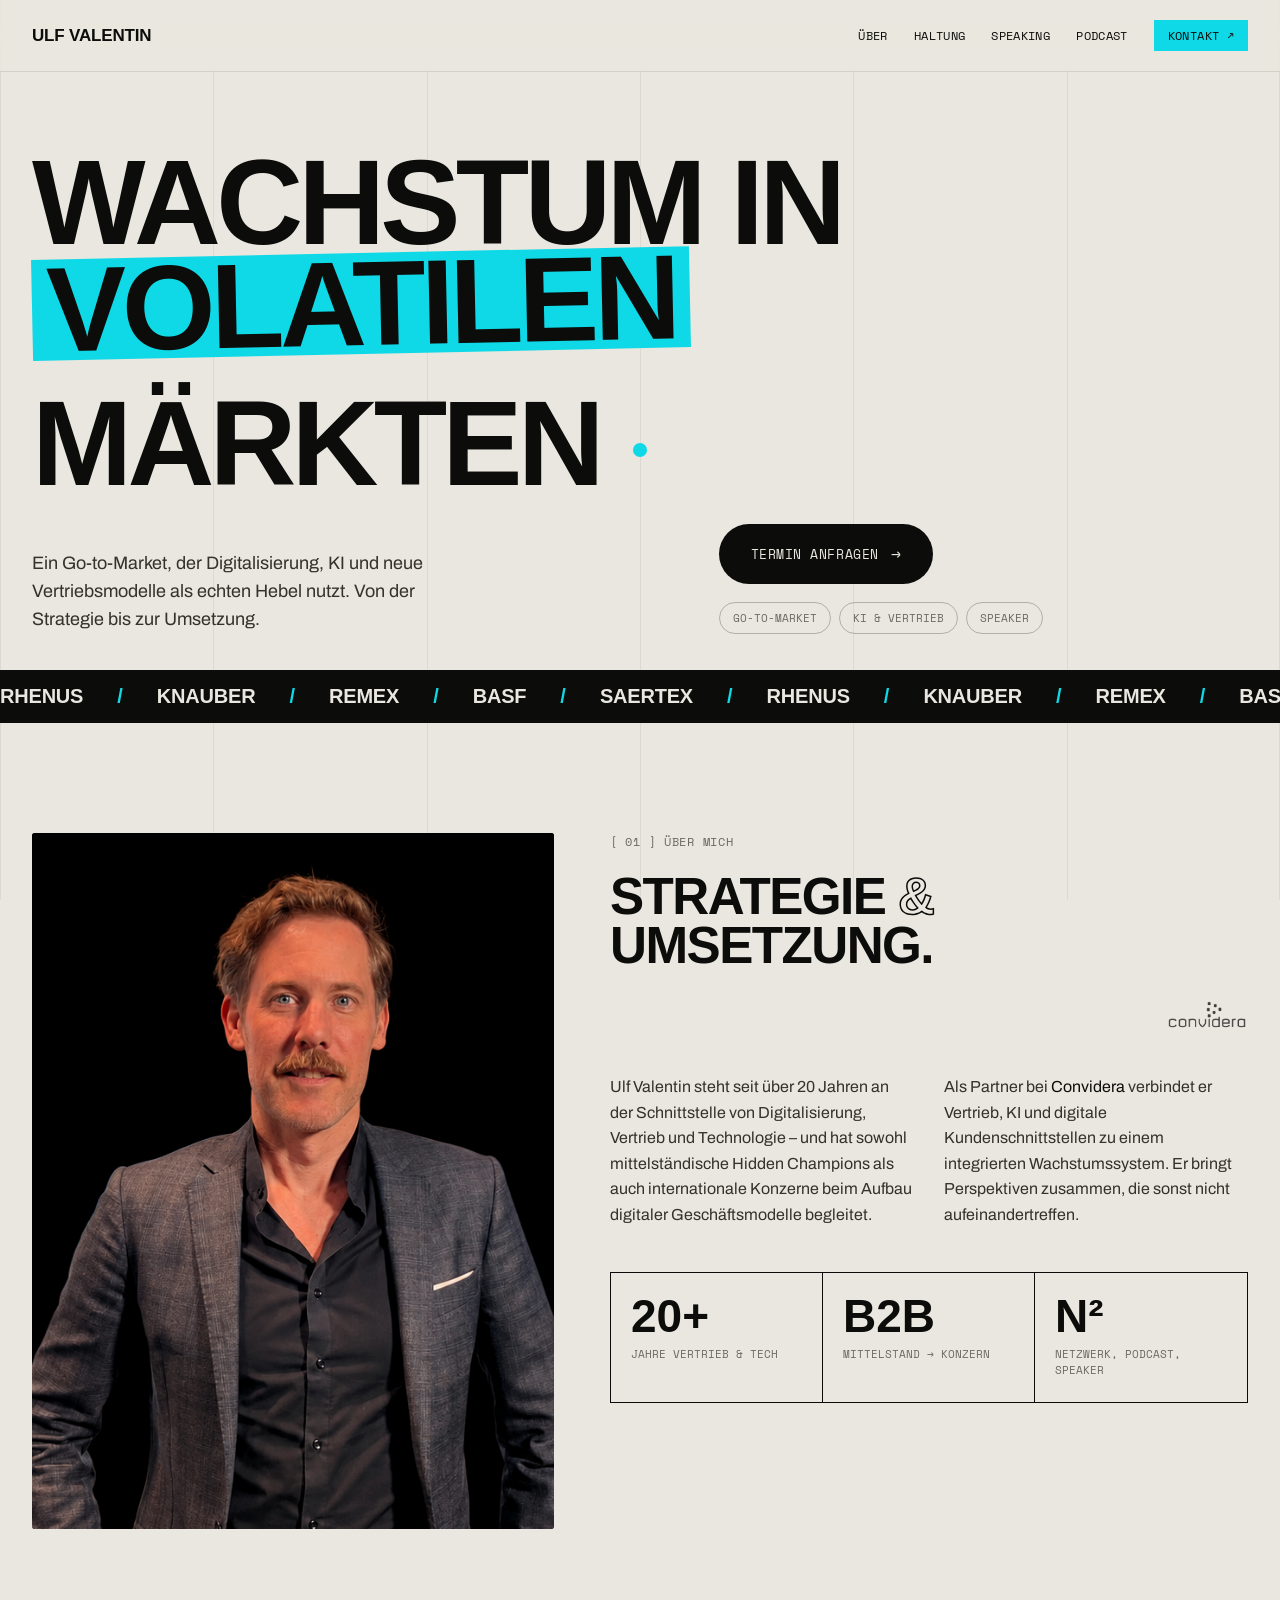
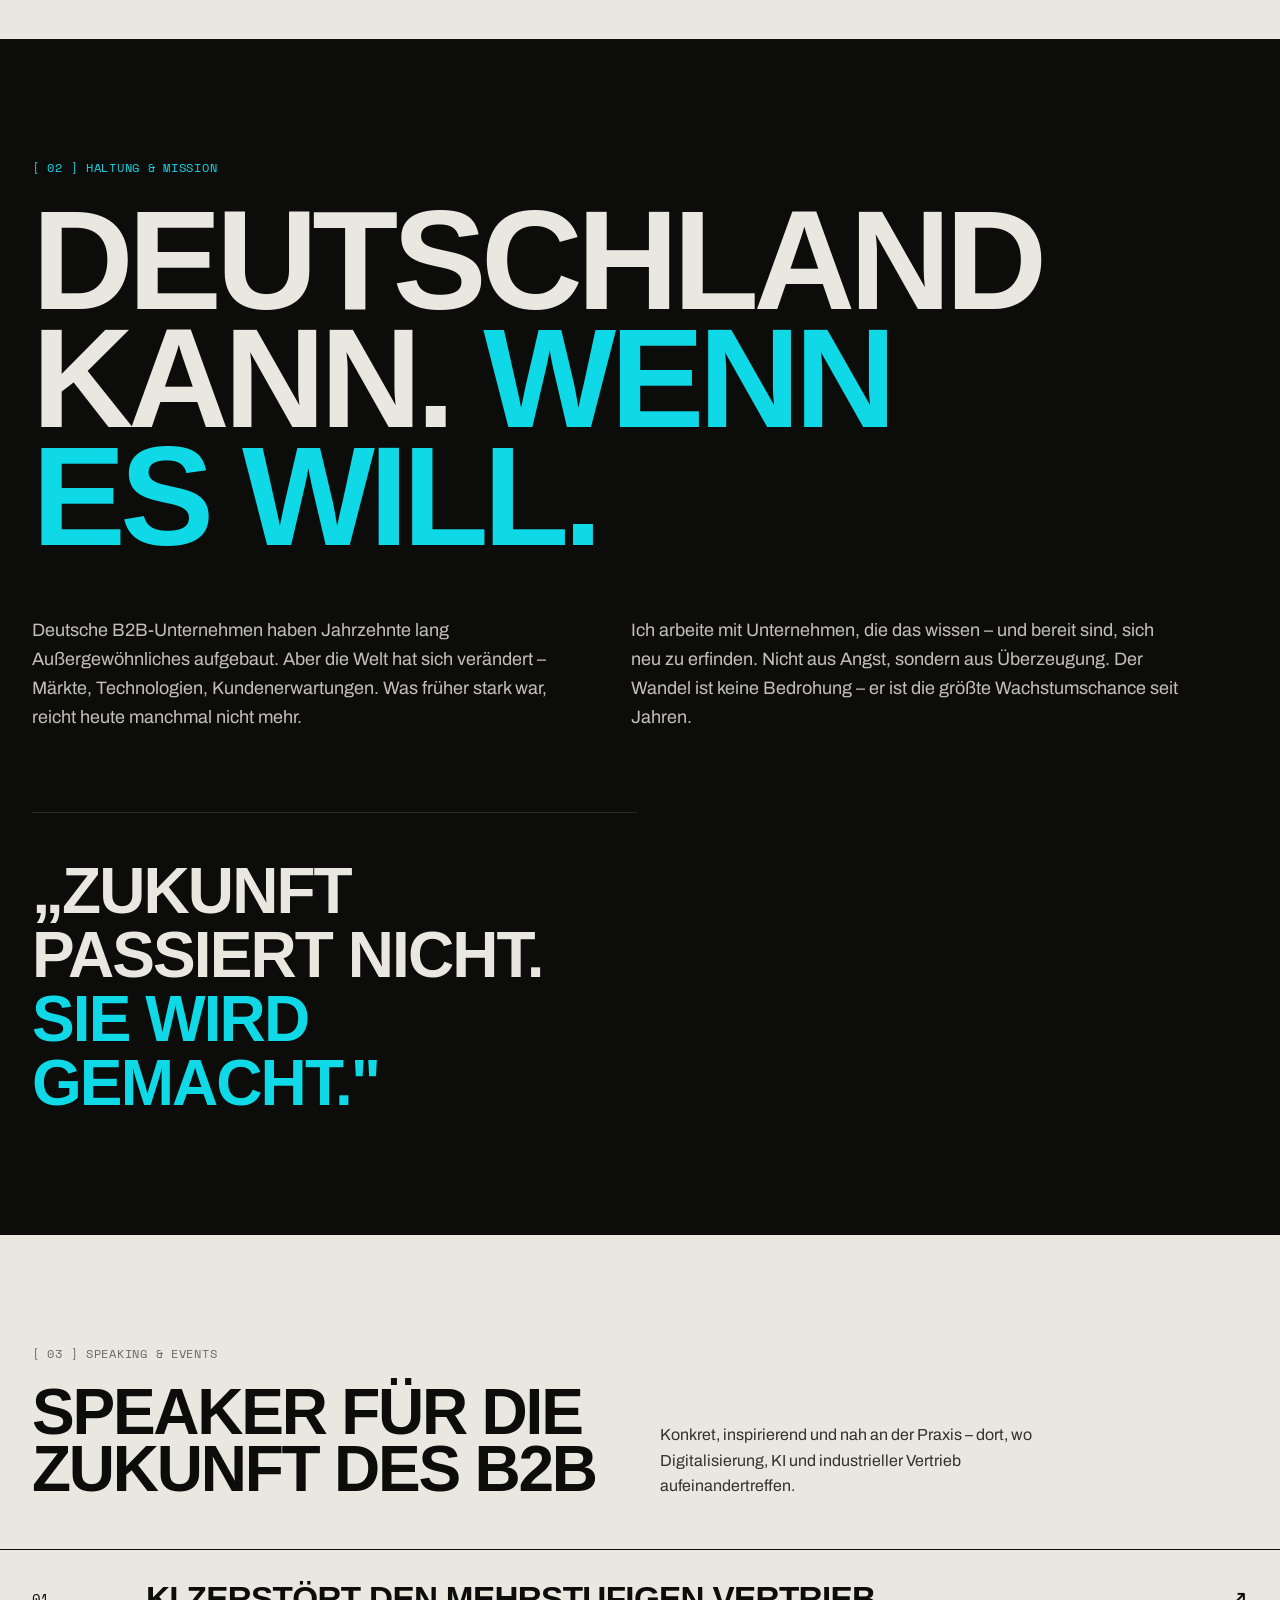
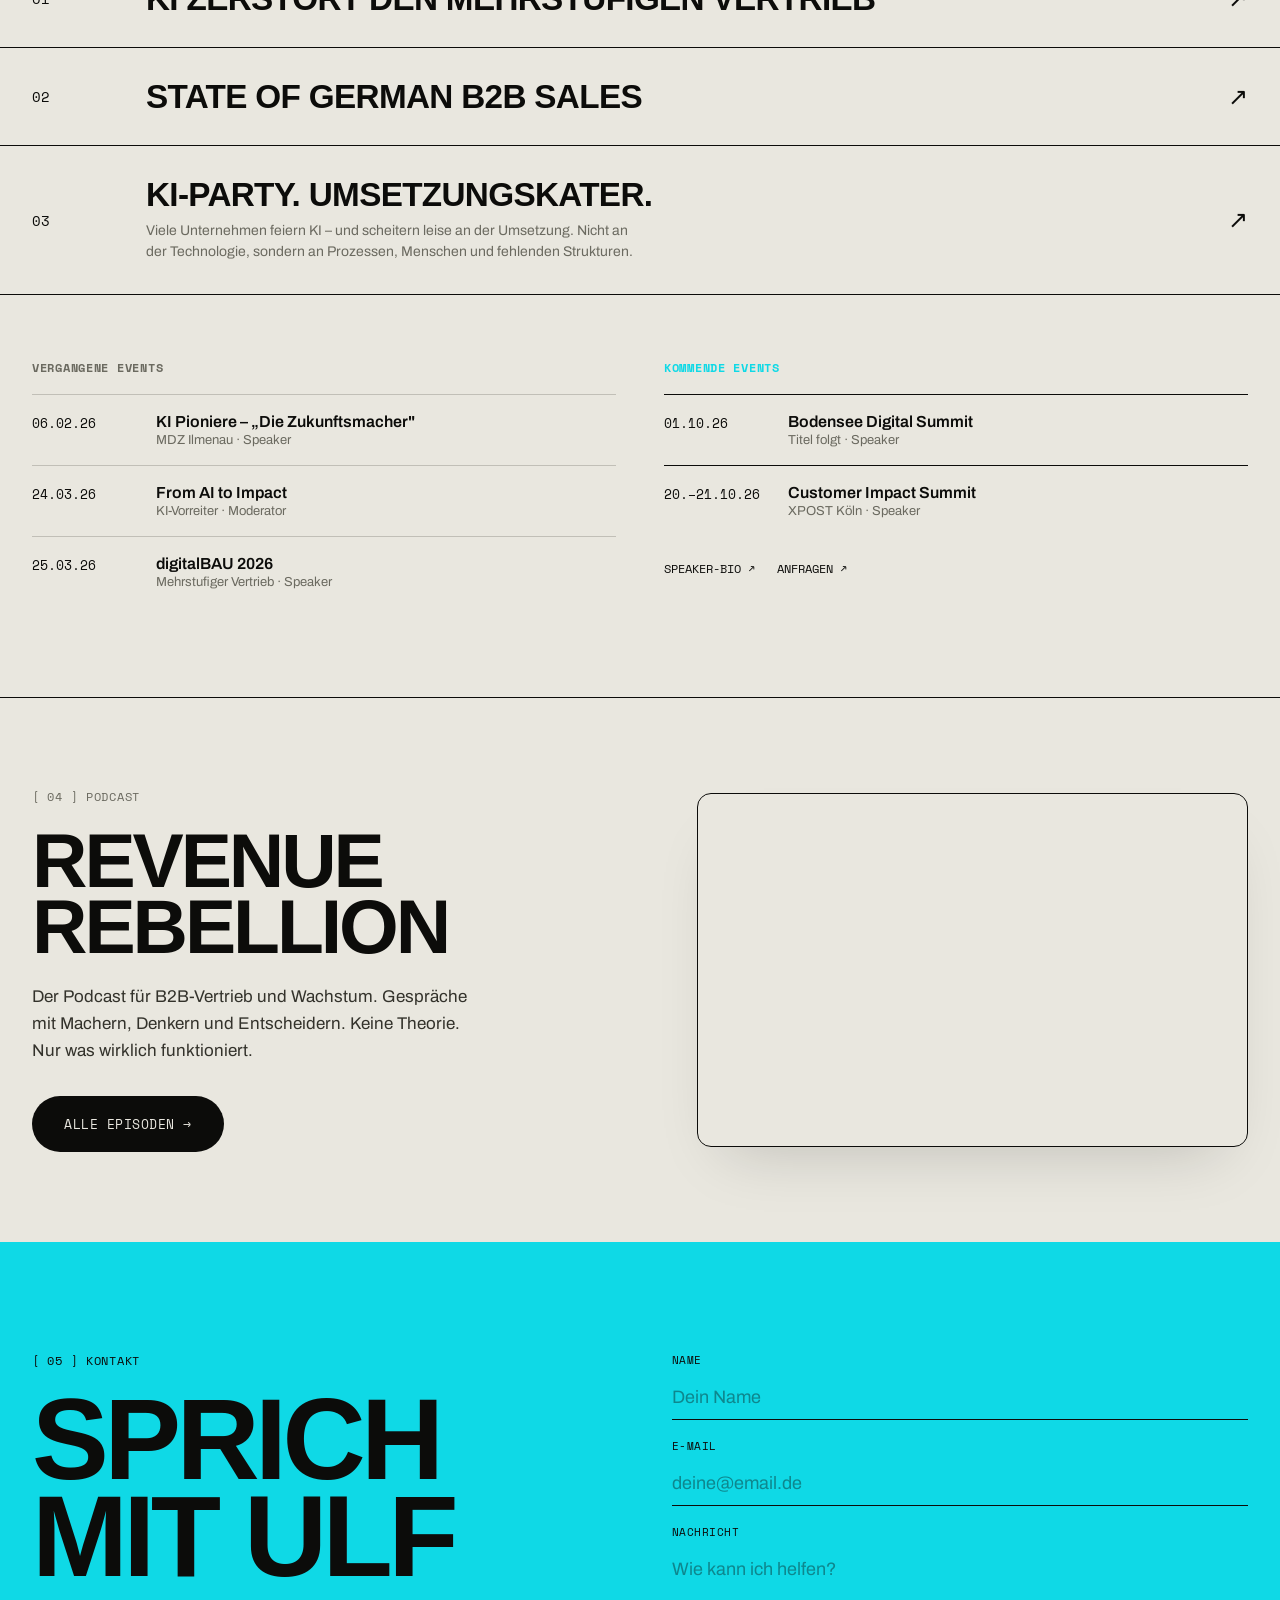
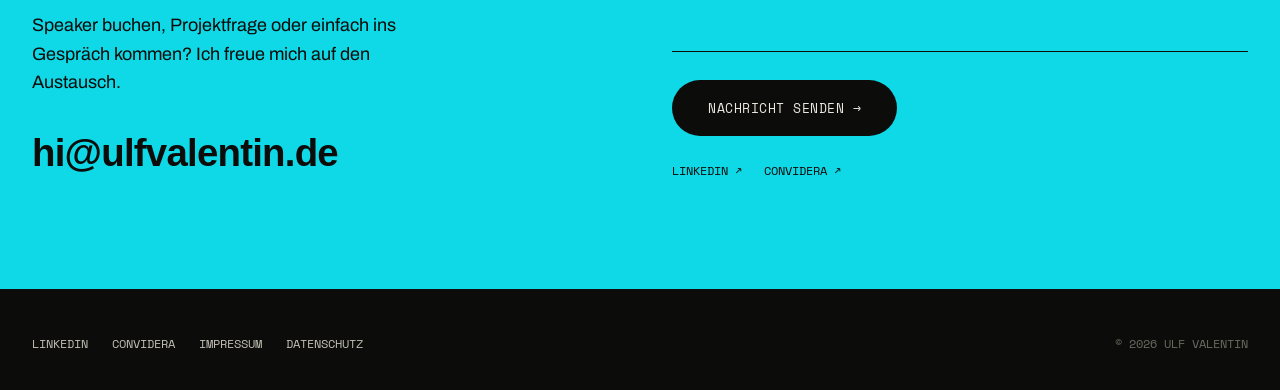
<file: index.html>
<!DOCTYPE html>
<html lang="de">
<head>
  <meta charset="utf-8">
  <meta name="viewport" content="width=device-width, initial-scale=1">
  <title>Ulf Valentin – Wachstum in volatilen Märkten</title>
  <meta name="description" content="Partner bei Convidera. Go-to-Market, KI & Vertrieb, Speaker. Wachstum in volatilen Märkten.">
  <link rel="icon" href="/favicon.svg" type="image/svg+xml">
  <link rel="preconnect" href="https://fonts.googleapis.com">
  <link rel="preconnect" href="https://fonts.gstatic.com" crossorigin>
  <link href="https://fonts.googleapis.com/css2?family=Archivo+Expanded:wght@600;700;800;900&family=Archivo:wght@400;500;600&family=Space+Mono:wght@400;700&display=swap" rel="stylesheet">
  <style>
    *, *::before, *::after { margin: 0; padding: 0; box-sizing: border-box; }
    html { scroll-behavior: smooth; }
    body { background: #E9E7DF; color: #0C0C0A; font-family: 'Archivo', sans-serif; -webkit-font-smoothing: antialiased; overflow-x: hidden; }
    ::selection { background: #0FD9E6; color: #0C0C0A; }
    a { text-decoration: none; color: inherit; }

    :root {
      --bg: #E9E7DF;
      --ink: #0C0C0A;
      --accent: #0FD9E6;
      --body-dim: #33322B;
      --meta: #6B6A60;
      --on-dark: #E9E7DF;
      --on-dark-2: #C2C0B6;
      --line-dark: #2C2C26;
      --max-w: 1600px;
    }

    /* Grid overlay */
    .kx-grid { position: fixed; inset: 0; z-index: 1; pointer-events: none; display: grid; grid-template-columns: repeat(6, 1fr); max-width: var(--max-w); margin: 0 auto; left: 0; right: 0; }
    .kx-grid-col { border-left: 1px solid rgba(12,12,10,.06); height: 100%; }
    .kx-grid-col:last-child { border-right: 1px solid rgba(12,12,10,.06); }

    /* Custom cursor */
    .kx-cursor { position: fixed; top: 0; left: 0; width: 14px; height: 14px; border-radius: 50%; background: var(--accent); pointer-events: none; z-index: 9999; transform: translate(-50%,-50%); transition: width .3s ease, height .3s ease, background .3s ease, opacity .3s ease; display: flex; align-items: center; justify-content: center; font-family: 'Space Mono', monospace; font-size: 0; color: var(--ink); }
    .kx-cursor.big { width: 88px; height: 88px; font-size: 11px; text-transform: uppercase; letter-spacing: .06em; }

    /* Underline reveal */
    .kx-line { background-image: linear-gradient(currentColor, currentColor); background-size: 0% 1.5px; background-repeat: no-repeat; background-position: 0 100%; transition: background-size .45s cubic-bezier(.2,.7,.2,1); }
    .kx-link:hover .kx-line, a.kx-line:hover { background-size: 100% 1.5px; }

    /* Talk rows */
    .kx-talk { transition: color .4s ease; position: relative; display: grid; grid-template-columns: 90px 1fr auto; gap: 24px; align-items: center; padding: 32px; border-bottom: 1px solid var(--ink); color: var(--ink); overflow: hidden; text-decoration: none; }
    .kx-talk .kx-fill { position: absolute; inset: 0; background: var(--ink); transform: scaleY(0); transform-origin: bottom; transition: transform .5s cubic-bezier(.76,0,.24,1); z-index: 0; }
    .kx-talk:hover .kx-fill { transform: scaleY(1); }
    .kx-talk:hover, .kx-talk:hover * { color: var(--on-dark) !important; }
    .kx-talk:hover .kx-acc { color: var(--accent) !important; }
    .kx-talk > * { position: relative; z-index: 1; }

    /* Stat boxes */
    .kx-stat { transition: background .3s ease; padding: 24px 20px; border-right: 1px solid var(--ink); }
    .kx-stat:last-child { border-right: none; }
    .kx-stat:hover { background: var(--accent); }
    .kx-stat-num { font-family: 'Archivo Expanded', sans-serif; font-weight: 800; font-size: 46px; line-height: .85; }
    .kx-stat-label { font-family: 'Space Mono', monospace; font-size: 10.5px; text-transform: uppercase; margin-top: 10px; color: var(--meta); }

    /* Digital code reveal */
    .kx-digi { cursor: none; }
    .kx-code { position: absolute; inset: 0; z-index: 2; background: rgba(8,10,9,.78); color: var(--accent); font-family: 'Space Mono', monospace; font-size: 8px; line-height: 9.5px; letter-spacing: .35px; overflow: hidden; white-space: pre-wrap; word-break: break-all; padding: 7px; opacity: 0; transition: opacity .35s ease; pointer-events: none; -webkit-mask-image: radial-gradient(circle 50px at var(--mx,-400px) var(--my,-400px), #000 0%, #000 40%, transparent 72%), url("ulf-portrait-mask.png"); mask-image: radial-gradient(circle 50px at var(--mx,-400px) var(--my,-400px), #000 0%, #000 40%, transparent 72%), url("ulf-portrait-mask.png"); -webkit-mask-size: 100% 100%, cover; mask-size: 100% 100%, cover; -webkit-mask-position: 0 0, center; mask-position: 0 0, center; -webkit-mask-repeat: no-repeat, no-repeat; mask-repeat: no-repeat, no-repeat; -webkit-mask-composite: source-in; mask-composite: intersect; }
    .kx-digi:hover .kx-code { opacity: 1; }

    /* Marquee */
    @keyframes kxMarq { from { transform: translateX(0); } to { transform: translateX(-50%); } }
    .kx-marquee-track { display: inline-flex; gap: 34px; white-space: nowrap; align-items: center; animation: kxMarq 72s linear infinite; will-change: transform; }

    /* Shared helpers */
    .mono-label { font-family: 'Space Mono', monospace; font-size: 12px; text-transform: uppercase; letter-spacing: .06em; color: var(--meta); }
    .pill-btn { display: inline-flex; align-items: center; gap: 12px; padding: 18px 32px; background: var(--ink); color: var(--on-dark); border-radius: 100px; font-family: 'Space Mono', monospace; font-size: 13px; text-transform: uppercase; letter-spacing: .04em; border: none; cursor: pointer; text-decoration: none; }

    /* Event rows */
    .kx-event-row { display: grid; grid-template-columns: 108px 1fr; gap: 16px; padding: 18px 0; border-top: 1px solid rgba(12,12,10,.18); }
    .kx-event-row-dark { border-top-color: var(--ink); }

    /* Form */
    .kx-form-field { display: flex; flex-direction: column; gap: 7px; }
    .kx-form-label { font-family: 'Space Mono', monospace; font-size: 11px; text-transform: uppercase; letter-spacing: .04em; }
    .kx-form-input { background: transparent; border: none; border-bottom: 1.5px solid var(--ink); padding: 12px 0; font-size: 18px; color: var(--ink); font-family: 'Archivo', sans-serif; outline: none; }
    .kx-form-input::placeholder { color: rgba(12,12,10,.4); }

    /* Responsive */
    @media (max-width: 900px) {
      .kx-hero-body { grid-template-columns: 1fr !important; }
      .kx-ueber { grid-template-columns: 1fr !important; }
      .kx-ueber-img { max-width: 360px; }
      .kx-speaking-head { grid-template-columns: 1fr !important; }
      .kx-events { grid-template-columns: 1fr !important; }
      .kx-podcast { grid-template-columns: 1fr !important; }
      .kx-kontakt-inner { grid-template-columns: 1fr !important; }
      .kx-stats { grid-template-columns: 1fr !important; }
      .kx-stat { border-right: none !important; border-bottom: 1px solid var(--ink); }
      .kx-stat:last-child { border-bottom: none; }
      .kx-haltung-body { grid-template-columns: 1fr !important; }
    }
    @media (max-width: 600px) {
      .kx-nav { padding: 14px 16px !important; }
      .kx-nav-hide { display: none; }
      .kx-hero { padding: 24px 16px !important; }
      .kx-talk { grid-template-columns: 48px 1fr auto !important; padding: 20px 16px !important; gap: 14px !important; }
    }
    @media (prefers-reduced-motion: reduce) {
      .kx-marquee-track { animation-duration: 0.01ms !important; }
      .kx-talk .kx-fill, .kx-line { transition: none !important; }
    }
  </style>
</head>
<body>

<!-- Grid overlay -->
<div class="kx-grid" aria-hidden="true">
  <div class="kx-grid-col"></div>
  <div class="kx-grid-col"></div>
  <div class="kx-grid-col"></div>
  <div class="kx-grid-col"></div>
  <div class="kx-grid-col"></div>
  <div class="kx-grid-col"></div>
</div>

<div style="position:relative; z-index:2;">

  <!-- NAV -->
  <nav style="position:sticky; top:0; z-index:60; display:flex; align-items:center; justify-content:space-between; padding:20px 32px; background:rgba(233,231,223,.82); backdrop-filter:blur(12px); border-bottom:1px solid rgba(12,12,10,.1);" class="kx-nav">
    <a href="#top" data-cursor="" class="kx-link" style="font-family:'Archivo Expanded',sans-serif; font-weight:800; font-size:17px; letter-spacing:-.01em; color:var(--ink);">
      <span class="kx-line">ULF VALENTIN</span>
    </a>
    <div style="display:flex; gap:26px; align-items:center; font-family:'Space Mono',monospace; font-size:12px; text-transform:uppercase; letter-spacing:.03em;">
      <a href="#ueber" data-cursor="" class="kx-link kx-line kx-nav-hide" style="color:var(--ink);">Über</a>
      <a href="#haltung" data-cursor="" class="kx-link kx-line kx-nav-hide" style="color:var(--ink);">Haltung</a>
      <a href="#speaking" data-cursor="" class="kx-link kx-line kx-nav-hide" style="color:var(--ink);">Speaking</a>
      <a href="#podcast" data-cursor="" class="kx-link kx-line kx-nav-hide" style="color:var(--ink);">Podcast</a>
      <a href="#kontakt" data-cursor="" class="kx-link kx-line" style="color:var(--ink); padding:7px 14px; background:var(--accent);">Kontakt ↗</a>
    </div>
  </nav>

  <!-- HERO -->
  <header id="top" class="kx-hero" style="padding:46px 32px 36px; max-width:var(--max-w); margin:0 auto;">
    <h1 style="font-family:'Archivo Expanded',sans-serif; font-weight:900; font-size:clamp(44px,9.4vw,164px); line-height:.84; letter-spacing:-.04em; text-transform:uppercase; margin:34px 0 26px;">
      Wachstum in<br>
      <span style="display:inline-block; background:var(--accent); padding:0 .12em; transform:rotate(-1.2deg);">volatilen</span><br>
      <span style="display:inline-block; margin-top:.32em;">Märkten</span>
    </h1>
    <div class="kx-hero-body" style="display:grid; grid-template-columns:1.1fr .9fr; gap:40px; align-items:end; margin-top:30px;">
      <p style="max-width:42ch; font-size:18px; line-height:1.55; color:var(--body-dim);">Ein Go-to-Market, der Digitalisierung, KI und neue Vertriebsmodelle als echten Hebel nutzt. Von der Strategie bis zur Umsetzung.</p>
      <div style="display:flex; flex-direction:column; align-items:flex-start; gap:18px;">
        <a href="https://landingpage.convidera.com/meetings/ulfvalentin/meet-ulf-valentin?uuid=4729e53d-69d6-497f-9aed-0ff8b6f190c8" target="_blank" rel="noopener" data-cursor="Termin" class="mag pill-btn">
          Termin anfragen <span style="font-size:16px;">→</span>
        </a>
        <div style="display:flex; gap:8px; flex-wrap:wrap; font-family:'Space Mono',monospace; font-size:11px; text-transform:uppercase; color:var(--meta);">
          <span style="border:1px solid rgba(12,12,10,.25); border-radius:100px; padding:7px 13px;">Go-to-Market</span>
          <span style="border:1px solid rgba(12,12,10,.25); border-radius:100px; padding:7px 13px;">KI &amp; Vertrieb</span>
          <span style="border:1px solid rgba(12,12,10,.25); border-radius:100px; padding:7px 13px;">Speaker</span>
        </div>
      </div>
    </div>
  </header>

</div>

<!-- MARQUEE – full bleed -->
<div style="overflow:hidden; border-top:1px solid var(--ink); border-bottom:1px solid var(--ink); padding:14px 0; background:var(--ink); position:relative; z-index:2;">
  <div class="kx-marquee-track">
    <span style="display:inline-flex;align-items:center;gap:34px;"><span style="font-family:'Archivo Expanded',sans-serif;font-weight:700;font-size:20px;text-transform:uppercase;letter-spacing:-.01em;color:#E9E7DF;">Rhenus</span><span style="color:var(--accent);font-family:'Archivo Expanded',sans-serif;font-weight:700;font-size:20px;">/</span></span>
    <span style="display:inline-flex;align-items:center;gap:34px;"><span style="font-family:'Archivo Expanded',sans-serif;font-weight:700;font-size:20px;text-transform:uppercase;letter-spacing:-.01em;color:#E9E7DF;">Knauber</span><span style="color:var(--accent);font-family:'Archivo Expanded',sans-serif;font-weight:700;font-size:20px;">/</span></span>
    <span style="display:inline-flex;align-items:center;gap:34px;"><span style="font-family:'Archivo Expanded',sans-serif;font-weight:700;font-size:20px;text-transform:uppercase;letter-spacing:-.01em;color:#E9E7DF;">Remex</span><span style="color:var(--accent);font-family:'Archivo Expanded',sans-serif;font-weight:700;font-size:20px;">/</span></span>
    <span style="display:inline-flex;align-items:center;gap:34px;"><span style="font-family:'Archivo Expanded',sans-serif;font-weight:700;font-size:20px;text-transform:uppercase;letter-spacing:-.01em;color:#E9E7DF;">BASF</span><span style="color:var(--accent);font-family:'Archivo Expanded',sans-serif;font-weight:700;font-size:20px;">/</span></span>
    <span style="display:inline-flex;align-items:center;gap:34px;"><span style="font-family:'Archivo Expanded',sans-serif;font-weight:700;font-size:20px;text-transform:uppercase;letter-spacing:-.01em;color:#E9E7DF;">Saertex</span><span style="color:var(--accent);font-family:'Archivo Expanded',sans-serif;font-weight:700;font-size:20px;">/</span></span>
    <!-- Duplicate for seamless loop -->
    <span style="display:inline-flex;align-items:center;gap:34px;"><span style="font-family:'Archivo Expanded',sans-serif;font-weight:700;font-size:20px;text-transform:uppercase;letter-spacing:-.01em;color:#E9E7DF;">Rhenus</span><span style="color:var(--accent);font-family:'Archivo Expanded',sans-serif;font-weight:700;font-size:20px;">/</span></span>
    <span style="display:inline-flex;align-items:center;gap:34px;"><span style="font-family:'Archivo Expanded',sans-serif;font-weight:700;font-size:20px;text-transform:uppercase;letter-spacing:-.01em;color:#E9E7DF;">Knauber</span><span style="color:var(--accent);font-family:'Archivo Expanded',sans-serif;font-weight:700;font-size:20px;">/</span></span>
    <span style="display:inline-flex;align-items:center;gap:34px;"><span style="font-family:'Archivo Expanded',sans-serif;font-weight:700;font-size:20px;text-transform:uppercase;letter-spacing:-.01em;color:#E9E7DF;">Remex</span><span style="color:var(--accent);font-family:'Archivo Expanded',sans-serif;font-weight:700;font-size:20px;">/</span></span>
    <span style="display:inline-flex;align-items:center;gap:34px;"><span style="font-family:'Archivo Expanded',sans-serif;font-weight:700;font-size:20px;text-transform:uppercase;letter-spacing:-.01em;color:#E9E7DF;">BASF</span><span style="color:var(--accent);font-family:'Archivo Expanded',sans-serif;font-weight:700;font-size:20px;">/</span></span>
    <span style="display:inline-flex;align-items:center;gap:34px;"><span style="font-family:'Archivo Expanded',sans-serif;font-weight:700;font-size:20px;text-transform:uppercase;letter-spacing:-.01em;color:#E9E7DF;">Saertex</span><span style="color:var(--accent);font-family:'Archivo Expanded',sans-serif;font-weight:700;font-size:20px;">/</span></span>
  </div>
</div>

<div style="position:relative; z-index:2; max-width:var(--max-w); margin:0 auto;">

  <!-- ÜBER -->
  <section id="ueber" class="kx-ueber" style="padding:110px 32px; display:grid; grid-template-columns:.9fr 1.1fr; gap:56px; align-items:start;">
    <div class="kx-ueber-img kx-digi" data-digi="" style="overflow:hidden; aspect-ratio:3/4; border-radius:3px; position:relative; background:var(--ink);">
      <img src="ulf-portrait.png" alt="Ulf Valentin" style="width:100%; height:100%; object-fit:cover; object-position:center top; filter:contrast(1.02);" />
      <div class="kx-code" data-code=""></div>
    </div>
    <div>
      <div class="mono-label">[ 01 ] Über mich</div>
      <h2 style="font-family:'Archivo Expanded',sans-serif; font-weight:800; font-size:clamp(28px,4vw,58px); line-height:.96; letter-spacing:-.03em; text-transform:uppercase; margin-top:22px;">
        Strategie <span style="-webkit-text-stroke:1.5px var(--ink); color:transparent;">&amp;</span> Umsetzung.
      </h2>
      <a href="https://www.convidera.com" target="_blank" rel="noopener" data-cursor="" style="display:flex; justify-content:flex-end; margin-top:24px;">
        <img src="convidera-logo.png" alt="Convidera" style="height:46px; width:auto; display:block; opacity:.85;" />
      </a>
      <div style="display:grid; grid-template-columns:1fr 1fr; gap:30px; margin-top:34px; font-size:16px; line-height:1.6; color:var(--body-dim);">
        <p>Ulf Valentin steht seit über 20 Jahren an der Schnittstelle von Digitalisierung, Vertrieb und Technologie – und hat sowohl mittelständische Hidden Champions als auch internationale Konzerne beim Aufbau digitaler Geschäftsmodelle begleitet.</p>
        <p>Als Partner bei <a href="https://www.convidera.com" target="_blank" rel="noopener" data-cursor="" class="kx-line" style="color:var(--ink);">Convidera</a> verbindet er Vertrieb, KI und digitale Kundenschnittstellen zu einem integrierten Wachstumssystem. Er bringt Perspektiven zusammen, die sonst nicht aufeinandertreffen.</p>
      </div>
      <div class="kx-stats" style="display:grid; grid-template-columns:repeat(3,1fr); margin-top:44px; border:1px solid var(--ink);">
        <div class="kx-stat"><div class="kx-stat-num">20+</div><div class="kx-stat-label">Jahre Vertrieb &amp; Tech</div></div>
        <div class="kx-stat"><div class="kx-stat-num">B2B</div><div class="kx-stat-label">Mittelstand → Konzern</div></div>
        <div class="kx-stat"><div class="kx-stat-num">N²</div><div class="kx-stat-label">Netzwerk, Podcast, Speaker</div></div>
      </div>
    </div>
  </section>

</div>

<!-- HALTUNG – full bleed -->
<section id="haltung" style="background:var(--ink); color:var(--on-dark); position:relative; z-index:2;">
  <div style="max-width:var(--max-w); margin:0 auto; padding:120px 32px;">
    <div style="font-family:'Space Mono',monospace; font-size:12px; text-transform:uppercase; letter-spacing:.06em; color:var(--accent);">[ 02 ] Haltung &amp; Mission</div>
    <h2 style="font-family:'Archivo Expanded',sans-serif; font-weight:900; font-size:clamp(48px,11vw,184px); line-height:.84; letter-spacing:-.04em; text-transform:uppercase; margin-top:26px;">
      Deutschland<br>kann. <span style="color:var(--accent);">Wenn<br>es will.</span>
    </h2>
    <div class="kx-haltung-body" style="display:grid; grid-template-columns:1fr 1fr; gap:48px; margin-top:60px; max-width:1150px;">
      <p style="font-size:18px; line-height:1.6; color:var(--on-dark-2);">Deutsche B2B-Unternehmen haben Jahrzehnte lang Außergewöhnliches aufgebaut. Aber die Welt hat sich verändert – Märkte, Technologien, Kundenerwartungen. Was früher stark war, reicht heute manchmal nicht mehr.</p>
      <p style="font-size:18px; line-height:1.6; color:var(--on-dark-2);">Ich arbeite mit Unternehmen, die das wissen – und bereit sind, sich neu zu erfinden. Nicht aus Angst, sondern aus Überzeugung. Der Wandel ist keine Bedrohung – er ist die größte Wachstumschance seit Jahren.</p>
    </div>
    <blockquote style="margin-top:80px; border-top:1px solid var(--line-dark); padding-top:46px; font-family:'Archivo Expanded',sans-serif; font-weight:700; font-size:clamp(28px,5vw,76px); line-height:1.0; letter-spacing:-.03em; text-transform:uppercase; max-width:17ch;">
      „Zukunft passiert nicht. <span style="color:var(--accent);">Sie wird gemacht."</span>
    </blockquote>
  </div>
</section>

<div style="position:relative; z-index:2; max-width:var(--max-w); margin:0 auto;">

  <!-- SPEAKING -->
  <section id="speaking" style="padding:110px 0 90px;">
    <div class="kx-speaking-head" style="padding:0 32px; display:grid; grid-template-columns:1fr 1fr; gap:40px; align-items:end; margin-bottom:50px;">
      <div>
        <div class="mono-label">[ 03 ] Speaking &amp; Events</div>
        <h2 style="font-family:'Archivo Expanded',sans-serif; font-weight:800; font-size:clamp(32px,5vw,76px); line-height:.9; letter-spacing:-.035em; text-transform:uppercase; margin-top:22px;">Speaker für die Zukunft des B2B</h2>
      </div>
      <p style="font-size:16px; line-height:1.6; color:var(--body-dim); max-width:48ch;">Konkret, inspirierend und nah an der Praxis – dort, wo Digitalisierung, KI und industrieller Vertrieb aufeinandertreffen.</p>
    </div>

    <div data-talklist="" style="border-top:1px solid var(--ink);">
      <a href="#kontakt" class="kx-talk" data-cursor="" data-img="Ulf_Profilbild.jpg">
        <span class="kx-fill"></span>
        <span style="font-family:'Space Mono',monospace; font-size:14px;">01</span>
        <h3 style="font-family:'Archivo Expanded',sans-serif; font-weight:700; font-size:clamp(20px,2.6vw,38px); line-height:1.0; letter-spacing:-.02em; text-transform:uppercase;">KI zerstört den mehrstufigen Vertrieb</h3>
        <span style="font-size:24px;">↗</span>
      </a>
      <a href="#kontakt" class="kx-talk" data-cursor="" data-img="Ulf Profil 2 arme.jpg">
        <span class="kx-fill"></span>
        <span style="font-family:'Space Mono',monospace; font-size:14px;">02</span>
        <h3 style="font-family:'Archivo Expanded',sans-serif; font-weight:700; font-size:clamp(20px,2.6vw,38px); line-height:1.0; letter-spacing:-.02em; text-transform:uppercase;">State of German B2B Sales</h3>
        <span style="font-size:24px;">↗</span>
      </a>
      <a href="#kontakt" class="kx-talk" data-cursor="" data-img="Ulf_Profilbild.jpg">
        <span class="kx-fill"></span>
        <span style="font-family:'Space Mono',monospace; font-size:14px;">03</span>
        <div>
          <h3 style="font-family:'Archivo Expanded',sans-serif; font-weight:700; font-size:clamp(20px,2.6vw,38px); line-height:1.0; letter-spacing:-.02em; text-transform:uppercase;">KI-Party. Umsetzungskater.</h3>
          <p style="margin-top:8px; font-size:14px; line-height:1.5; color:var(--meta); max-width:62ch; text-transform:none; font-family:'Archivo',sans-serif;">Viele Unternehmen feiern KI – und scheitern leise an der Umsetzung. Nicht an der Technologie, sondern an Prozessen, Menschen und fehlenden Strukturen.</p>
        </div>
        <span style="font-size:24px;">↗</span>
      </a>
    </div>

    <div class="kx-events" style="padding:0 32px; display:grid; grid-template-columns:1fr 1fr; gap:48px; margin-top:64px;">
      <div>
        <h4 style="font-family:'Space Mono',monospace; font-size:12px; text-transform:uppercase; letter-spacing:.06em; color:var(--meta); margin-bottom:18px;">Vergangene Events</h4>
        <div class="kx-event-row"><span style="font-family:'Space Mono',monospace; font-size:13px;">06.02.26</span><div><div style="font-weight:600;">KI Pioniere – „Die Zukunftsmacher"</div><div style="font-size:13px; color:var(--meta); margin-top:3px;">MDZ Ilmenau · Speaker</div></div></div>
        <div class="kx-event-row"><span style="font-family:'Space Mono',monospace; font-size:13px;">24.03.26</span><div><div style="font-weight:600;">From AI to Impact</div><div style="font-size:13px; color:var(--meta); margin-top:3px;">KI-Vorreiter · Moderator</div></div></div>
        <div class="kx-event-row"><span style="font-family:'Space Mono',monospace; font-size:13px;">25.03.26</span><div><div style="font-weight:600;">digitalBAU 2026</div><div style="font-size:13px; color:var(--meta); margin-top:3px;">Mehrstufiger Vertrieb · Speaker</div></div></div>
      </div>
      <div>
        <h4 style="font-family:'Space Mono',monospace; font-size:12px; text-transform:uppercase; letter-spacing:.06em; color:var(--accent); margin-bottom:18px;">Kommende Events</h4>
        <div class="kx-event-row kx-event-row-dark"><span style="font-family:'Space Mono',monospace; font-size:13px;">01.10.26</span><div><div style="font-weight:600;">Bodensee Digital Summit</div><div style="font-size:13px; color:var(--meta); margin-top:3px;">Titel folgt · Speaker</div></div></div>
        <div class="kx-event-row kx-event-row-dark"><span style="font-family:'Space Mono',monospace; font-size:13px;">20.–21.10.26</span><div><div style="font-weight:600;">Customer Impact Summit</div><div style="font-size:13px; color:var(--meta); margin-top:3px;">XPOST Köln · Speaker</div></div></div>
        <div style="display:flex; gap:22px; margin-top:24px; font-family:'Space Mono',monospace; font-size:12px; text-transform:uppercase;">
          <a href="speaking.html" data-cursor="" class="kx-line" style="color:var(--ink);">Speaker-Bio ↗</a>
          <a href="#kontakt" data-cursor="" class="kx-line" style="color:var(--ink);">Anfragen ↗</a>
        </div>
      </div>
    </div>
  </section>

  <!-- PODCAST -->
  <section id="podcast" style="padding:90px 32px; display:grid; grid-template-columns:1.05fr .95fr; gap:56px; align-items:center; border-top:1px solid var(--ink);" class="kx-podcast">
    <div>
      <div class="mono-label">[ 04 ] Podcast</div>
      <h2 style="font-family:'Archivo Expanded',sans-serif; font-weight:900; font-size:clamp(38px,6vw,96px); line-height:.86; letter-spacing:-.04em; text-transform:uppercase; margin-top:22px;">Revenue<br>Rebellion</h2>
      <p style="margin-top:24px; font-size:17px; line-height:1.6; color:var(--body-dim); max-width:46ch;">Der Podcast für B2B-Vertrieb und Wachstum. Gespräche mit Machern, Denkern und Entscheidern. Keine Theorie. Nur was wirklich funktioniert.</p>
      <a href="https://open.spotify.com/show/5Ecs0xAq4K0JUtvaMsInM9" target="_blank" rel="noopener" data-cursor="Spotify" class="mag pill-btn" style="margin-top:32px;">
        Alle Episoden →
      </a>
    </div>
    <div style="border:1px solid var(--ink); border-radius:14px; overflow:hidden; box-shadow:0 30px 60px -28px rgba(12,12,10,.18);">
      <iframe style="border-radius:14px; display:block;" src="https://open.spotify.com/embed/show/5Ecs0xAq4K0JUtvaMsInM9?utm_source=generator" width="100%" height="352" frameborder="0" allow="autoplay; clipboard-write; encrypted-media; fullscreen; picture-in-picture" loading="lazy" title="Revenue Rebellion Podcast"></iframe>
    </div>
  </section>

</div>

<!-- KONTAKT – full bleed -->
<section id="kontakt" style="background:var(--accent); color:var(--ink); position:relative; z-index:2;">
  <div style="max-width:var(--max-w); margin:0 auto; padding:110px 32px; display:grid; grid-template-columns:1fr 1fr; gap:64px; align-items:start;" class="kx-kontakt-inner">
    <div>
      <div style="font-family:'Space Mono',monospace; font-size:12px; text-transform:uppercase; letter-spacing:.06em;">[ 05 ] Kontakt</div>
      <h2 style="font-family:'Archivo Expanded',sans-serif; font-weight:900; font-size:clamp(52px,9vw,150px); line-height:.84; letter-spacing:-.04em; text-transform:uppercase; margin-top:22px;">Sprich<br>mit Ulf</h2>
      <p style="margin-top:26px; font-size:18px; line-height:1.6; max-width:42ch;">Speaker buchen, Projektfrage oder einfach ins Gespräch kommen? Ich freue mich auf den Austausch.</p>
      <a href="mailto:hi@ulfvalentin.de" data-cursor="" class="kx-line" style="display:inline-block; margin-top:34px; font-family:'Archivo Expanded',sans-serif; font-weight:700; font-size:clamp(22px,3vw,40px); letter-spacing:-.02em; color:var(--ink);">hi@ulfvalentin.de</a>
    </div>
    <form style="display:flex; flex-direction:column; gap:18px;" onsubmit="return handleFormSubmit(event)">
      <div class="kx-form-field">
        <label class="kx-form-label" for="f-name">Name</label>
        <input class="kx-form-input" type="text" id="f-name" name="name" data-cursor="" placeholder="Dein Name" required />
      </div>
      <div class="kx-form-field">
        <label class="kx-form-label" for="f-email">E-Mail</label>
        <input class="kx-form-input" type="email" id="f-email" name="email" data-cursor="" placeholder="deine@email.de" required />
      </div>
      <div class="kx-form-field">
        <label class="kx-form-label" for="f-msg">Nachricht</label>
        <textarea class="kx-form-input" id="f-msg" name="nachricht" rows="4" data-cursor="" placeholder="Wie kann ich helfen?" style="resize:none;"></textarea>
      </div>
      <button type="submit" data-cursor="Senden" class="mag pill-btn" style="margin-top:10px; align-self:flex-start; padding:18px 36px;">
        Nachricht senden →
      </button>
      <div id="form-success" style="display:none; font-family:'Space Mono',monospace; font-size:12px; text-transform:uppercase; color:var(--ink); padding:12px 0;">
        Danke! Ich melde mich bald.
      </div>
      <div style="display:flex; gap:22px; margin-top:8px; font-family:'Space Mono',monospace; font-size:12px; text-transform:uppercase;">
        <a href="https://www.linkedin.com/in/uvalentin/" target="_blank" rel="noopener" data-cursor="" class="kx-line" style="color:var(--ink);">LinkedIn ↗</a>
        <a href="https://www.convidera.com" target="_blank" rel="noopener" data-cursor="" class="kx-line" style="color:var(--ink);">Convidera ↗</a>
      </div>
    </form>
  </div>
</section>

<!-- FOOTER -->
<footer style="background:var(--ink); color:var(--on-dark); position:relative; z-index:2; padding:46px 32px 38px;">
  <div style="max-width:var(--max-w); margin:0 auto; display:flex; justify-content:space-between; align-items:center; flex-wrap:wrap; gap:20px; font-family:'Space Mono',monospace; font-size:12px; text-transform:uppercase;">
    <div style="display:flex; gap:24px; flex-wrap:wrap;">
      <a href="https://www.linkedin.com/in/uvalentin/" target="_blank" rel="noopener" data-cursor="" class="kx-line" style="color:#C2C0B6;">LinkedIn</a>
      <a href="https://www.convidera.com" target="_blank" rel="noopener" data-cursor="" class="kx-line" style="color:#C2C0B6;">Convidera</a>
      <a href="impressum.html" data-cursor="" class="kx-line" style="color:#C2C0B6;">Impressum</a>
      <a href="datenschutz.html" data-cursor="" class="kx-line" style="color:#C2C0B6;">Datenschutz</a>
    </div>
    <div style="color:#6B6A60;">© 2026 Ulf Valentin</div>
  </div>
</footer>

<script>
(function() {
  'use strict';
  var touch = window.matchMedia('(hover:none)').matches;

  // Custom cursor
  if (!touch) {
    document.body.style.cursor = 'none';
    var cur = document.createElement('div');
    cur.className = 'kx-cursor';
    document.body.appendChild(cur);
    var mx = window.innerWidth / 2, my = window.innerHeight / 2, cx = mx, cy = my;
    window.addEventListener('mousemove', function(e) { mx = e.clientX; my = e.clientY; });
    (function loop() {
      cx += (mx - cx) * 0.18; cy += (my - cy) * 0.18;
      cur.style.transform = 'translate(' + cx + 'px,' + cy + 'px) translate(-50%,-50%)';
      requestAnimationFrame(loop);
    })();
    document.querySelectorAll('[data-cursor]').forEach(function(el) {
      el.addEventListener('mouseenter', function() { cur.classList.add('big'); cur.textContent = el.getAttribute('data-cursor') || ''; });
      el.addEventListener('mouseleave', function() { cur.classList.remove('big'); cur.textContent = ''; });
    });
    window._kxCursor = cur;
  }

  // Magnetic buttons
  if (!touch) {
    document.querySelectorAll('.mag').forEach(function(el) {
      el.style.transition = 'transform .35s cubic-bezier(.2,.7,.2,1)';
      el.addEventListener('mousemove', function(e) {
        var r = el.getBoundingClientRect();
        var x = e.clientX - r.left - r.width / 2;
        var y = e.clientY - r.top - r.height / 2;
        el.style.transform = 'translate(' + (x * 0.3) + 'px,' + (y * 0.4) + 'px)';
      });
      el.addEventListener('mouseleave', function() { el.style.transform = 'translate(0,0)'; });
    });
  }

  // Image follow on talk list
  if (!touch) {
    var list = document.querySelector('[data-talklist]');
    if (list) {
      var prev = document.createElement('div');
      prev.style.cssText = 'position:fixed;top:0;left:0;width:240px;height:300px;border-radius:4px;overflow:hidden;pointer-events:none;z-index:9998;opacity:0;transform:translate(28px,-50%) scale(.8);transition:opacity .35s ease,transform .35s cubic-bezier(.2,.7,.2,1);box-shadow:0 30px 60px -20px rgba(0,0,0,.5);';
      var img = document.createElement('img');
      img.style.cssText = 'width:100%;height:100%;object-fit:cover;filter:grayscale(1) contrast(1.05);';
      prev.appendChild(img);
      document.body.appendChild(prev);
      var px = 0, py = 0, tx = 0, ty = 0;
      list.addEventListener('mousemove', function(e) { tx = e.clientX; ty = e.clientY; });
      (function ploop() {
        px += (tx - px) * 0.12; py += (ty - py) * 0.12;
        prev.style.left = px + 'px'; prev.style.top = py + 'px';
        requestAnimationFrame(ploop);
      })();
      list.querySelectorAll('[data-img]').forEach(function(row) {
        row.addEventListener('mouseenter', function() {
          img.src = row.getAttribute('data-img');
          prev.style.opacity = '1';
          prev.style.transform = 'translate(28px,-50%) scale(1)';
        });
      });
      list.addEventListener('mouseleave', function() {
        prev.style.opacity = '0';
        prev.style.transform = 'translate(28px,-50%) scale(.8)';
      });
    }
  }

  // Digital code reveal over portrait
  if (!touch) {
    function rnd(n) {
      var s = '';
      for (var i = 0; i < n; i++) {
        s += (Math.random() < 0.5 ? '0' : '1');
        if (Math.random() < 0.06) s += ' ';
      }
      return s;
    }
    document.querySelectorAll('[data-digi]').forEach(function(d) {
      var code = d.querySelector('[data-code]');
      if (code) {
        code.textContent = rnd(2600);
        setInterval(function() { if (getComputedStyle(code).opacity !== '0') code.textContent = rnd(2600); }, 95);
      }
      d.addEventListener('mousemove', function(e) {
        var r = d.getBoundingClientRect();
        if (code) {
          code.style.setProperty('--mx', (e.clientX - r.left) + 'px');
          code.style.setProperty('--my', (e.clientY - r.top) + 'px');
        }
      });
      d.addEventListener('mouseenter', function() { if (window._kxCursor) window._kxCursor.style.opacity = '0'; });
      d.addEventListener('mouseleave', function() { if (window._kxCursor) window._kxCursor.style.opacity = '1'; });
    });
  }
})();

function handleFormSubmit(e) {
  e.preventDefault();
  var name = document.getElementById('f-name').value;
  var email = document.getElementById('f-email').value;
  var msg = document.getElementById('f-msg').value;
  var body = encodeURIComponent('Name: ' + name + '\nE-Mail: ' + email + '\n\n' + msg);
  window.location.href = 'mailto:hi@ulfvalentin.de?subject=Anfrage%20%C3%BCber%20ulfvalentin.de&body=' + body;
  document.getElementById('form-success').style.display = 'block';
}
</script>

</body>
</html>
</file>
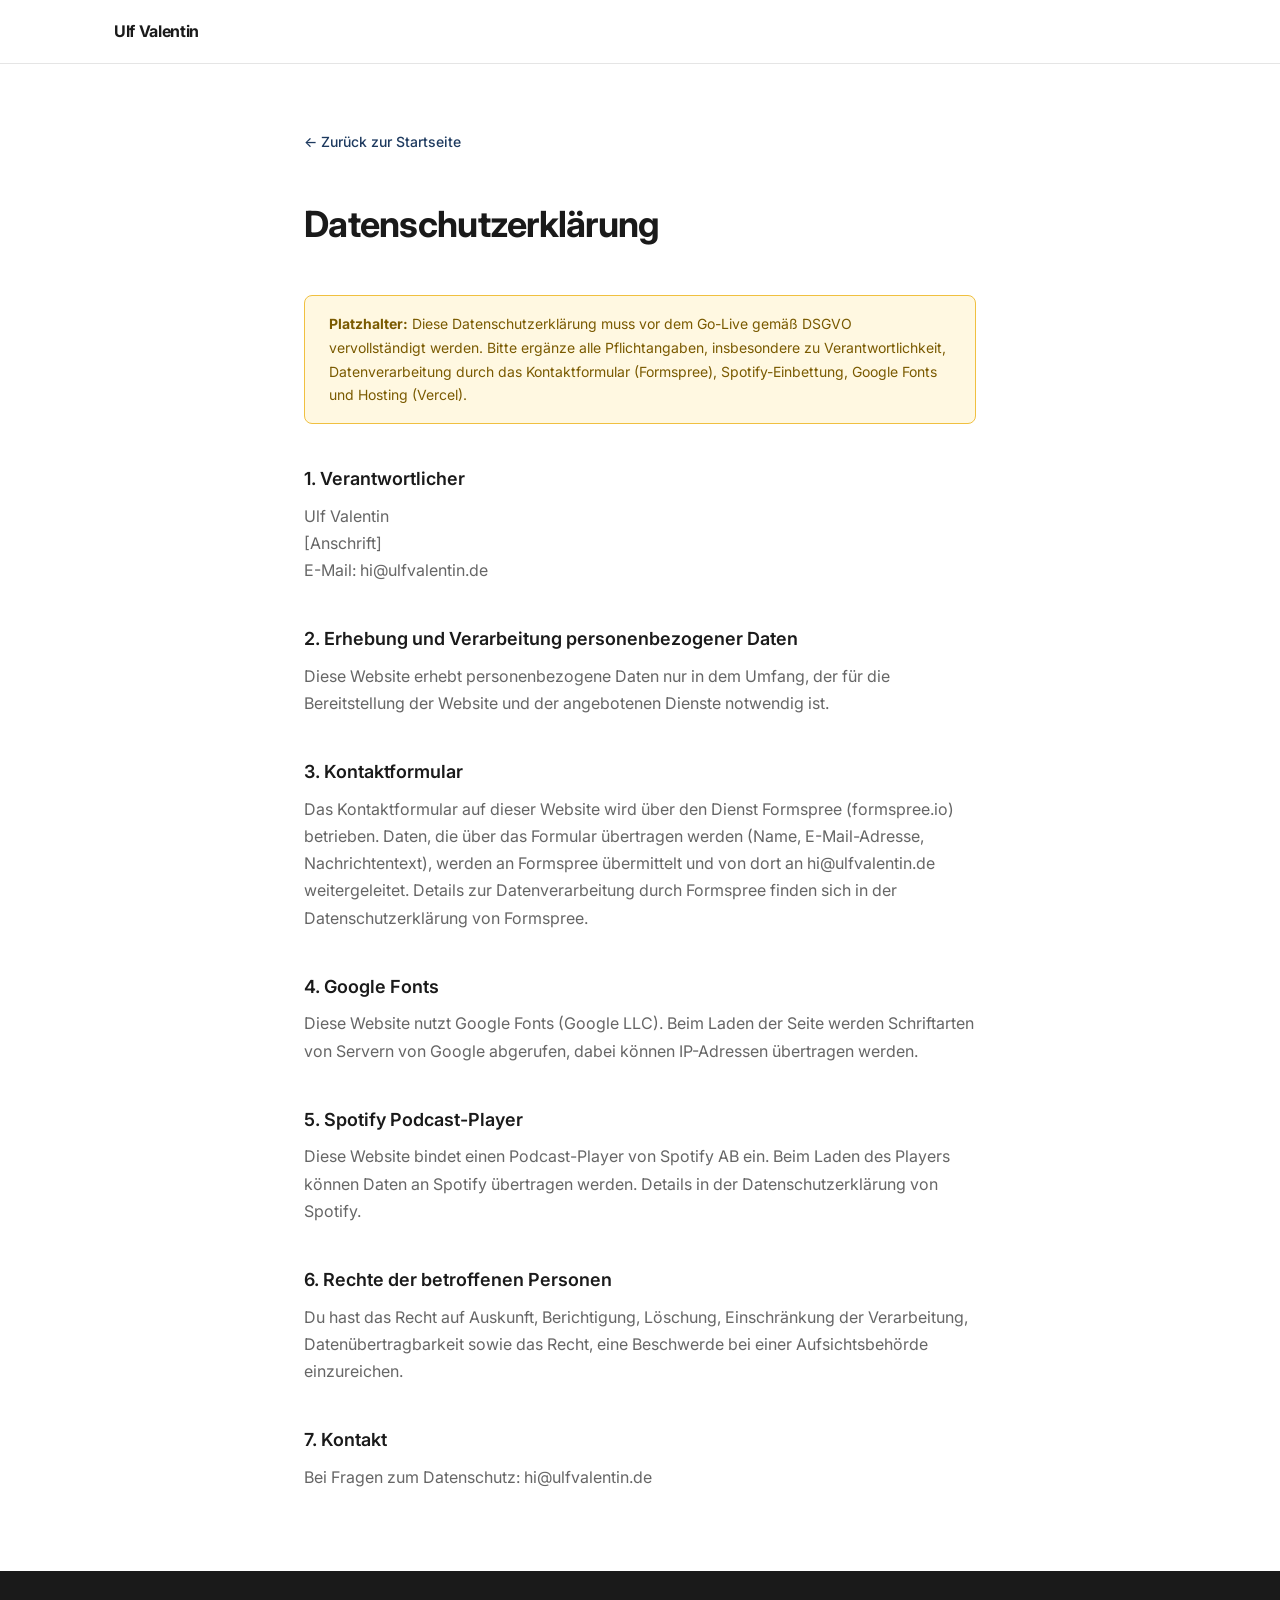
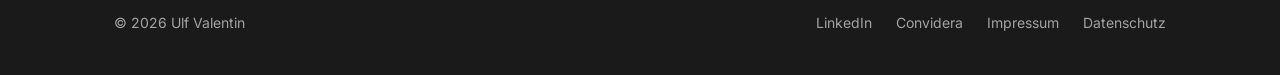
<file: datenschutz.html>
<!DOCTYPE html>
<html lang="de">
<head>
  <meta charset="UTF-8" />
  <meta name="viewport" content="width=device-width, initial-scale=1.0" />
  <title>Datenschutzerklärung – Ulf Valentin</title>
  <link rel="icon" href="favicon.svg" type="image/svg+xml" />
  <link rel="preconnect" href="https://fonts.googleapis.com" />
  <link rel="preconnect" href="https://fonts.gstatic.com" crossorigin />
  <link href="https://fonts.googleapis.com/css2?family=Inter:wght@400;600;700&display=swap" rel="stylesheet" />
  <link rel="stylesheet" href="style.css" />
  <style>
    .legal-page {
      min-height: calc(100vh - var(--header-height));
      padding: var(--space-xl) 0;
    }
    .legal-page h1 {
      font-size: clamp(1.5rem, 4vw, 2.25rem);
      font-weight: 700;
      margin-bottom: var(--space-lg);
      color: var(--color-text);
      letter-spacing: -0.02em;
    }
    .legal-page h2 {
      font-size: 1.125rem;
      font-weight: 600;
      margin-top: var(--space-lg);
      margin-bottom: var(--space-xs);
      color: var(--color-text);
    }
    .legal-page p {
      font-size: 1rem;
      color: var(--color-text-muted);
      margin-bottom: var(--space-sm);
      line-height: 1.7;
    }
    .back-link {
      display: inline-flex;
      align-items: center;
      gap: 6px;
      font-size: 0.875rem;
      font-weight: 500;
      color: var(--color-accent);
      margin-bottom: var(--space-lg);
    }
    .back-link:hover { opacity: 0.75; }
    .placeholder-note {
      background: #fff8e1;
      border: 1px solid #f0c040;
      border-radius: var(--radius-md);
      padding: var(--space-sm) var(--space-md);
      font-size: 0.875rem;
      color: #7a5a00;
      margin-bottom: var(--space-lg);
    }
  </style>
</head>
<body>

  <header class="site-header" id="top">
    <nav class="nav container">
      <a href="index.html" class="nav-logo">Ulf Valentin</a>
    </nav>
  </header>

  <main class="legal-page">
    <div class="container section-narrow">

      <a href="index.html" class="back-link">← Zurück zur Startseite</a>

      <h1>Datenschutzerklärung</h1>

      <div class="placeholder-note">
        <strong>Platzhalter:</strong> Diese Datenschutzerklärung muss vor dem Go-Live gemäß DSGVO vervollständigt werden. Bitte ergänze alle Pflichtangaben, insbesondere zu Verantwortlichkeit, Datenverarbeitung durch das Kontaktformular (Formspree), Spotify-Einbettung, Google Fonts und Hosting (Vercel).
      </div>

      <h2>1. Verantwortlicher</h2>
      <p>
        Ulf Valentin<br />
        [Anschrift]<br />
        E-Mail: hi@ulfvalentin.de
      </p>

      <h2>2. Erhebung und Verarbeitung personenbezogener Daten</h2>
      <p>
        Diese Website erhebt personenbezogene Daten nur in dem Umfang, der für die Bereitstellung der Website und der angebotenen Dienste notwendig ist.
      </p>

      <h2>3. Kontaktformular</h2>
      <p>
        Das Kontaktformular auf dieser Website wird über den Dienst Formspree (formspree.io) betrieben. Daten, die über das Formular übertragen werden (Name, E-Mail-Adresse, Nachrichtentext), werden an Formspree übermittelt und von dort an hi@ulfvalentin.de weitergeleitet. Details zur Datenverarbeitung durch Formspree finden sich in der Datenschutzerklärung von Formspree.
      </p>

      <h2>4. Google Fonts</h2>
      <p>
        Diese Website nutzt Google Fonts (Google LLC). Beim Laden der Seite werden Schriftarten von Servern von Google abgerufen, dabei können IP-Adressen übertragen werden.
      </p>

      <h2>5. Spotify Podcast-Player</h2>
      <p>
        Diese Website bindet einen Podcast-Player von Spotify AB ein. Beim Laden des Players können Daten an Spotify übertragen werden. Details in der Datenschutzerklärung von Spotify.
      </p>

      <h2>6. Rechte der betroffenen Personen</h2>
      <p>
        Du hast das Recht auf Auskunft, Berichtigung, Löschung, Einschränkung der Verarbeitung, Datenübertragbarkeit sowie das Recht, eine Beschwerde bei einer Aufsichtsbehörde einzureichen.
      </p>

      <h2>7. Kontakt</h2>
      <p>Bei Fragen zum Datenschutz: hi@ulfvalentin.de</p>

    </div>
  </main>

  <footer class="footer">
    <div class="container footer-inner">
      <p class="footer-copy">© 2026 Ulf Valentin</p>
      <nav class="footer-links">
        <a href="https://www.linkedin.com/in/uvalentin/" target="_blank" rel="noopener">LinkedIn</a>
        <a href="https://www.convidera.com" target="_blank" rel="noopener">Convidera</a>
        <a href="impressum.html">Impressum</a>
        <a href="datenschutz.html">Datenschutz</a>
      </nav>
    </div>
  </footer>

</body>
</html>
</file>
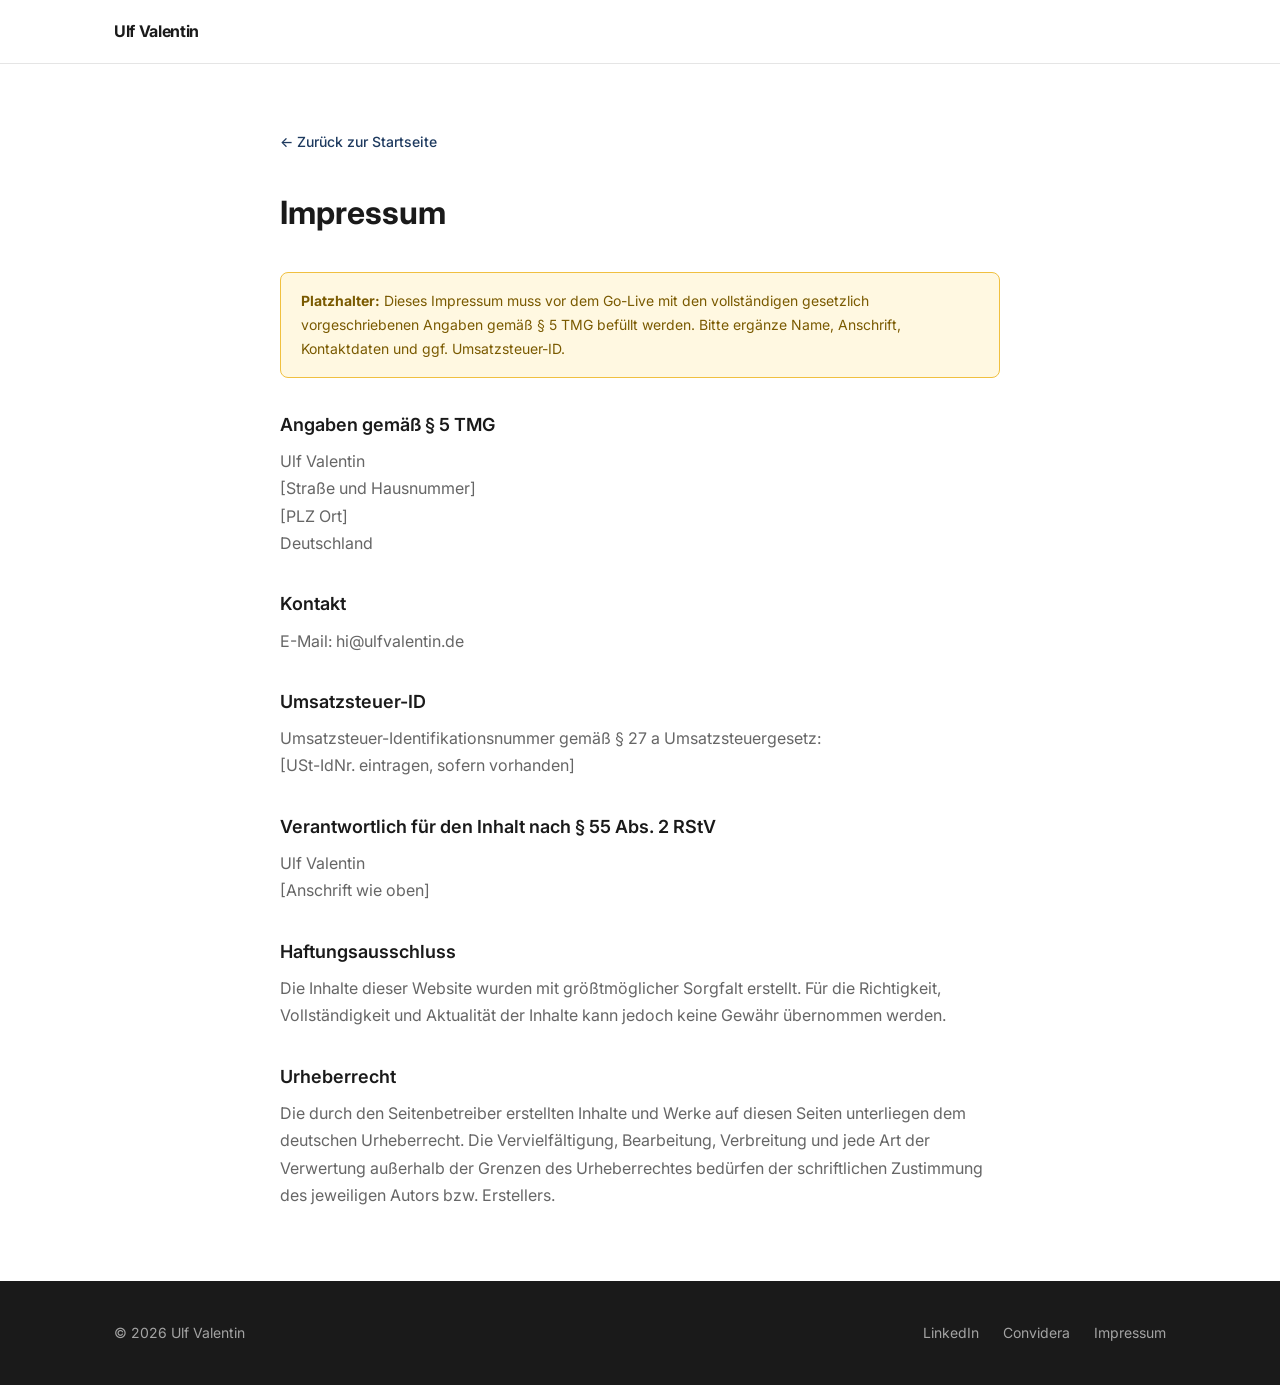
<file: impressum.html>
<!DOCTYPE html>
<html lang="de">
<head>
  <meta charset="UTF-8" />
  <meta name="viewport" content="width=device-width, initial-scale=1.0" />
  <title>Impressum – Ulf Valentin</title>
  <link rel="icon" href="favicon.svg" type="image/svg+xml" />
  <link rel="preconnect" href="https://fonts.googleapis.com" />
  <link rel="preconnect" href="https://fonts.gstatic.com" crossorigin />
  <link href="https://fonts.googleapis.com/css2?family=Inter:wght@400;600;700&display=swap" rel="stylesheet" />
  <link rel="stylesheet" href="style.css" />
  <style>
    .impressum-page {
      min-height: calc(100vh - 64px);
      padding: 4rem 0;
    }
    .impressum-page h1 {
      font-size: 2rem;
      font-weight: 700;
      margin-bottom: 2rem;
      color: var(--color-text);
    }
    .impressum-page h2 {
      font-size: 1.125rem;
      font-weight: 600;
      margin-top: 2rem;
      margin-bottom: 0.5rem;
      color: var(--color-text);
    }
    .impressum-page p {
      font-size: 1rem;
      color: var(--color-text-muted);
      margin-bottom: 0.5rem;
      line-height: 1.7;
    }
    .back-link {
      display: inline-flex;
      align-items: center;
      gap: 6px;
      font-size: 0.875rem;
      font-weight: 500;
      color: var(--color-accent);
      margin-bottom: 2rem;
    }
    .placeholder-note {
      background: #fff8e1;
      border: 1px solid #f0c040;
      border-radius: 8px;
      padding: 1rem 1.25rem;
      font-size: 0.875rem;
      color: #7a5a00;
      margin-bottom: 2rem;
    }
  </style>
</head>
<body>

  <header class="site-header" id="top">
    <nav class="nav container">
      <a href="index.html" class="nav-logo">Ulf Valentin</a>
    </nav>
  </header>

  <main class="impressum-page">
    <div class="container">
      <div class="section-narrow">

        <a href="index.html" class="back-link">← Zurück zur Startseite</a>

        <h1>Impressum</h1>

        <div class="placeholder-note">
          <strong>Platzhalter:</strong> Dieses Impressum muss vor dem Go-Live mit den vollständigen gesetzlich vorgeschriebenen Angaben gemäß § 5 TMG befüllt werden. Bitte ergänze Name, Anschrift, Kontaktdaten und ggf. Umsatzsteuer-ID.
        </div>

        <h2>Angaben gemäß § 5 TMG</h2>
        <p>Ulf Valentin<br />
        [Straße und Hausnummer]<br />
        [PLZ Ort]<br />
        Deutschland</p>

        <h2>Kontakt</h2>
        <p>E-Mail: hi@ulfvalentin.de</p>

        <h2>Umsatzsteuer-ID</h2>
        <p>Umsatzsteuer-Identifikationsnummer gemäß § 27 a Umsatzsteuergesetz:<br />
        [USt-IdNr. eintragen, sofern vorhanden]</p>

        <h2>Verantwortlich für den Inhalt nach § 55 Abs. 2 RStV</h2>
        <p>Ulf Valentin<br />
        [Anschrift wie oben]</p>

        <h2>Haftungsausschluss</h2>
        <p>Die Inhalte dieser Website wurden mit größtmöglicher Sorgfalt erstellt. Für die Richtigkeit, Vollständigkeit und Aktualität der Inhalte kann jedoch keine Gewähr übernommen werden.</p>

        <h2>Urheberrecht</h2>
        <p>Die durch den Seitenbetreiber erstellten Inhalte und Werke auf diesen Seiten unterliegen dem deutschen Urheberrecht. Die Vervielfältigung, Bearbeitung, Verbreitung und jede Art der Verwertung außerhalb der Grenzen des Urheberrechtes bedürfen der schriftlichen Zustimmung des jeweiligen Autors bzw. Erstellers.</p>

      </div>
    </div>
  </main>

  <footer class="footer">
    <div class="container footer-inner">
      <p class="footer-copy">© 2026 Ulf Valentin</p>
      <nav class="footer-links">
        <a href="https://www.linkedin.com/in/uvalentin/" target="_blank" rel="noopener">LinkedIn</a>
        <a href="https://www.convidera.com" target="_blank" rel="noopener">Convidera</a>
        <a href="impressum.html">Impressum</a>
      </nav>
    </div>
  </footer>

</body>
</html>
</file>
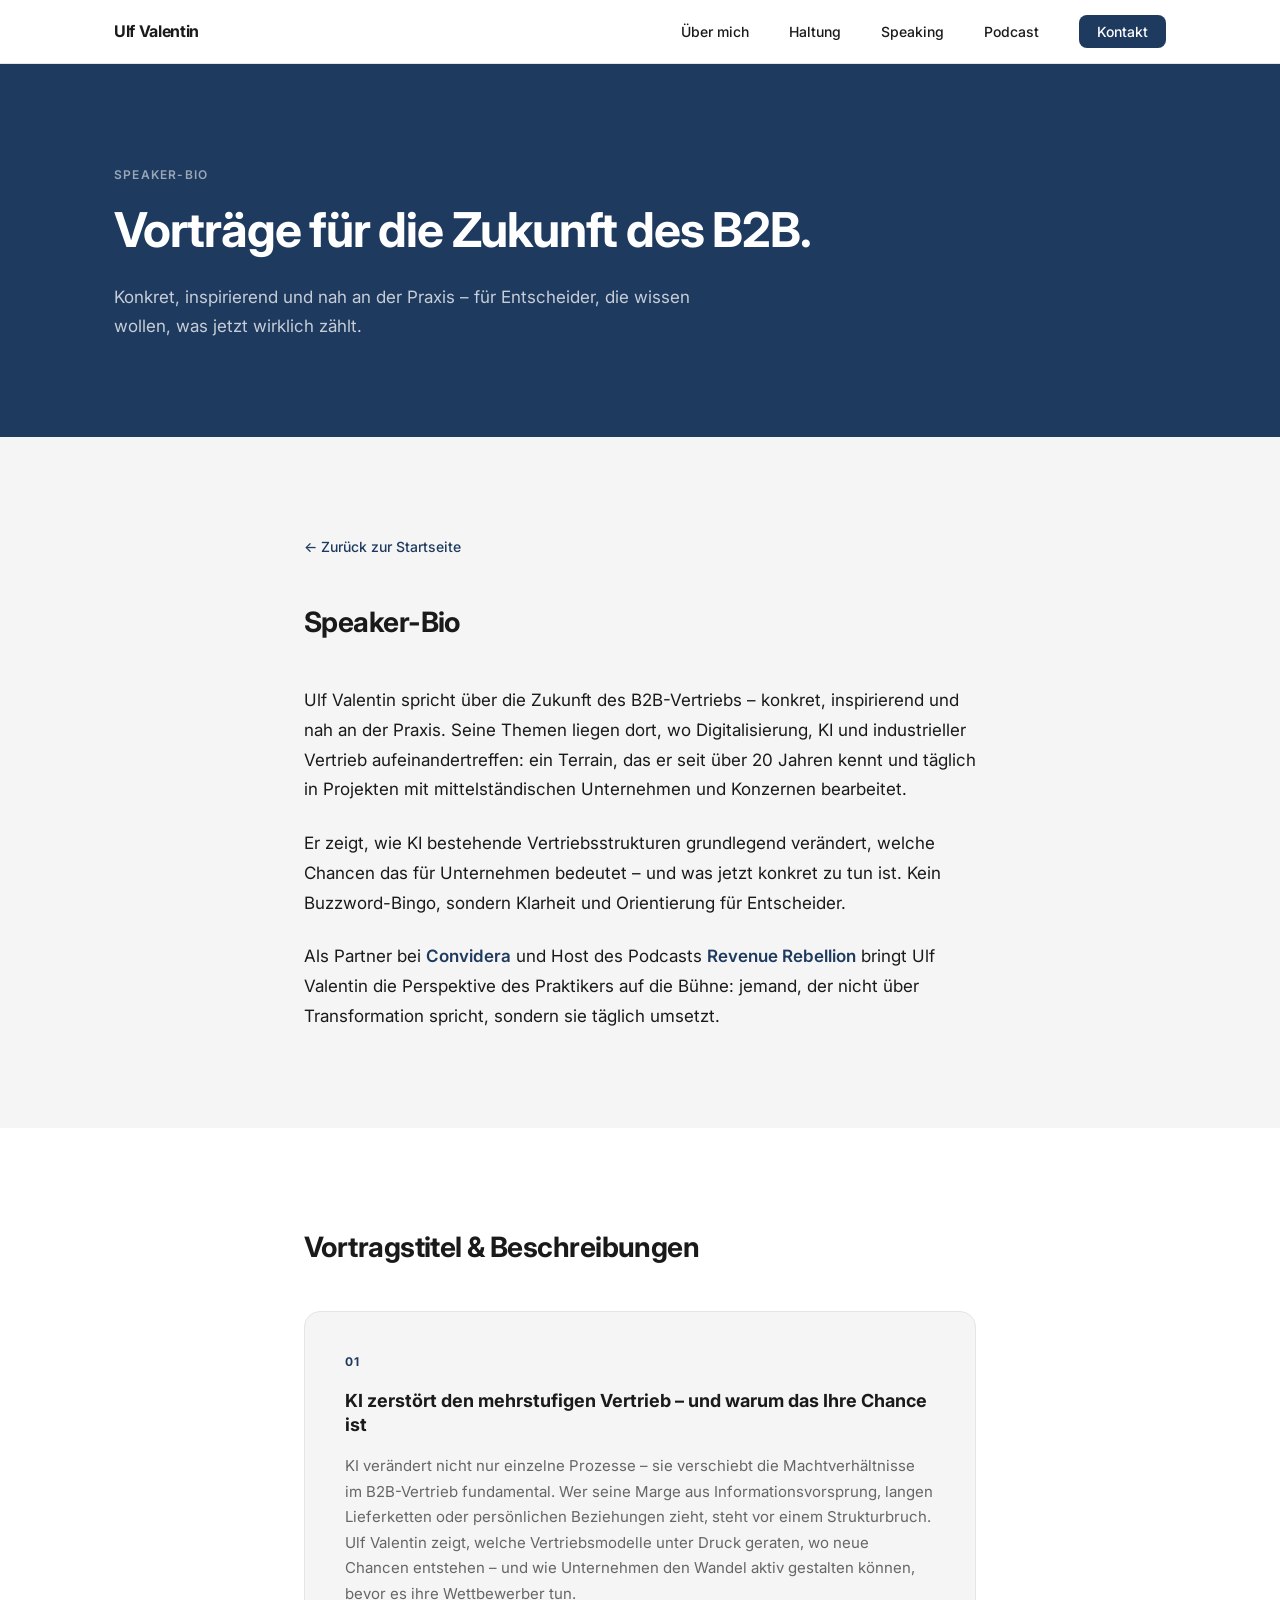
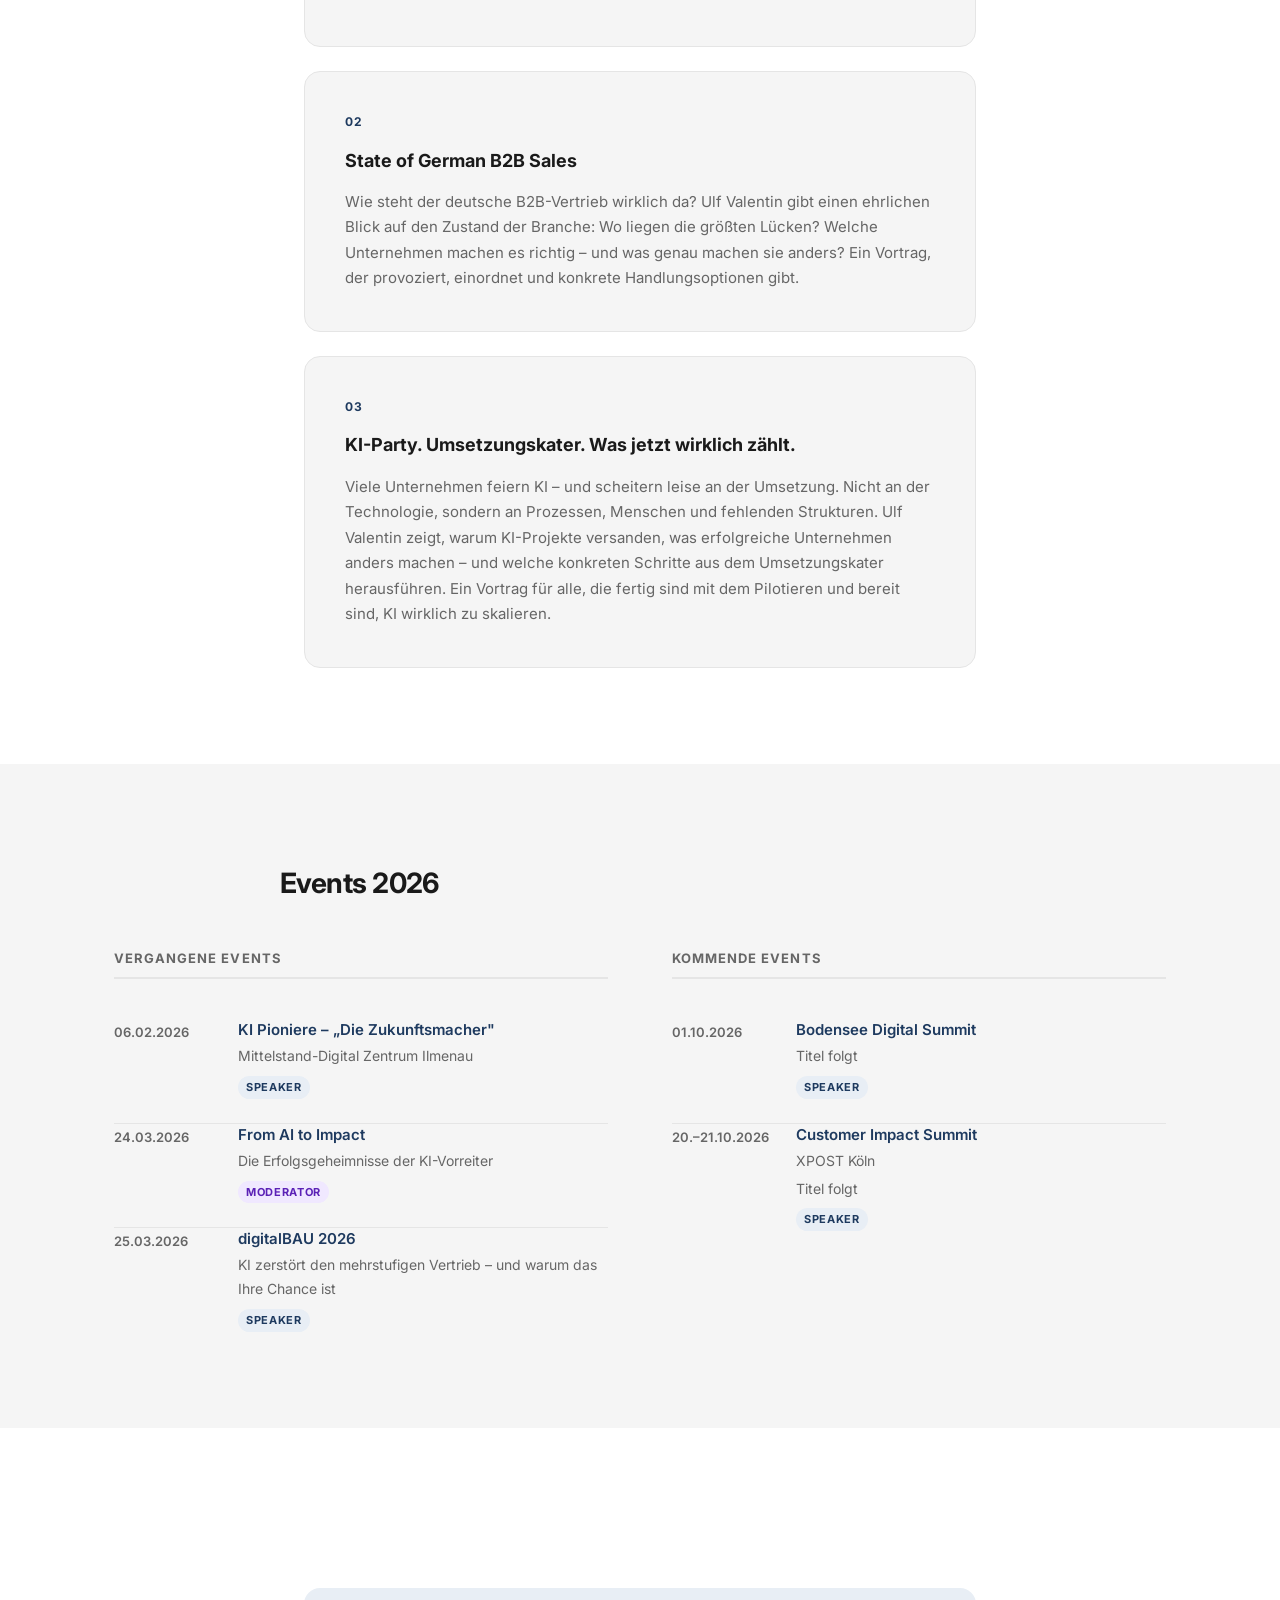
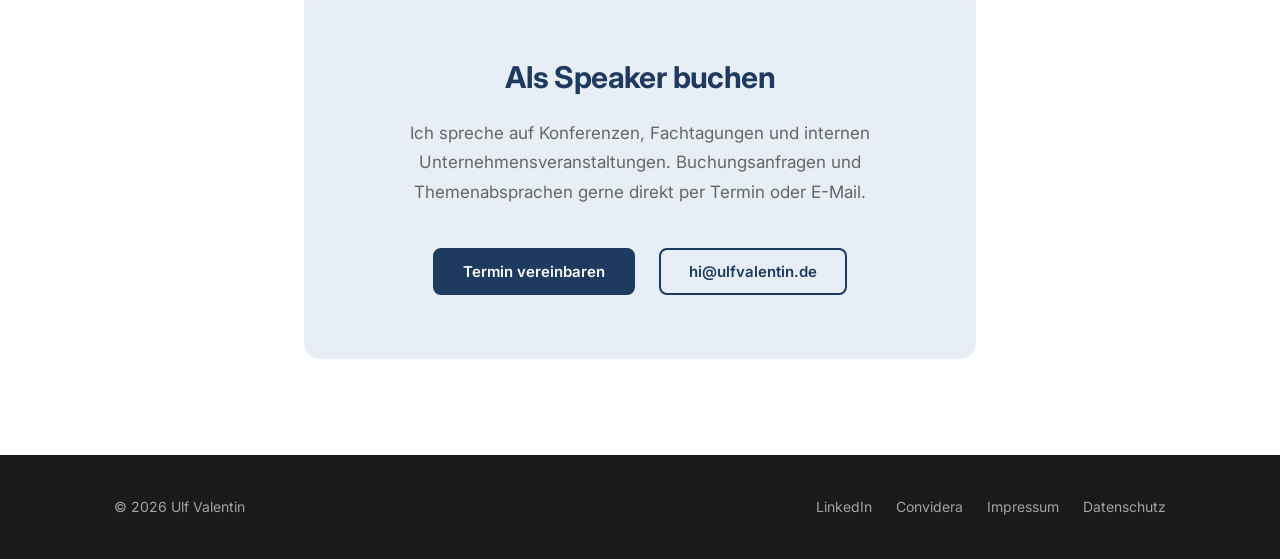
<file: speaking.html>
<!DOCTYPE html>
<html lang="de">
<head>
  <meta charset="UTF-8" />
  <meta name="viewport" content="width=device-width, initial-scale=1.0" />
  <meta name="description" content="Speaker-Bio Ulf Valentin – Vorträge zu B2B-Vertrieb, KI und Go-to-Market. Buchungsanfragen willkommen." />
  <title>Speaking – Ulf Valentin</title>

  <link rel="icon" href="favicon.svg" type="image/svg+xml" />
  <link rel="preconnect" href="https://fonts.googleapis.com" />
  <link rel="preconnect" href="https://fonts.gstatic.com" crossorigin />
  <link href="https://fonts.googleapis.com/css2?family=Inter:wght@300;400;500;600;700&display=swap" rel="stylesheet" />
  <link rel="stylesheet" href="style.css" />
  <style>
    .page-hero {
      padding: var(--space-xl) 0;
      background: var(--color-accent);
      color: #ffffff;
    }
    .page-hero .section-label { color: rgba(255,255,255,0.55); }
    .page-hero-title {
      font-size: clamp(1.875rem, 5vw, 3rem);
      font-weight: 700;
      color: #ffffff;
      line-height: 1.2;
      letter-spacing: -0.025em;
      margin-bottom: var(--space-md);
    }
    .page-hero-sub {
      font-size: 1.0625rem;
      color: rgba(255,255,255,0.75);
      max-width: 580px;
    }
    .back-link {
      display: inline-flex;
      align-items: center;
      gap: 6px;
      font-size: 0.875rem;
      font-weight: 500;
      color: var(--color-accent);
      margin-bottom: var(--space-lg);
    }
    .back-link:hover { opacity: 0.75; }
    .bio-section { padding: var(--space-xl) 0; }
    .bio-section h2 {
      font-size: clamp(1.25rem, 3vw, 1.75rem);
      font-weight: 700;
      color: var(--color-text);
      margin-bottom: var(--space-lg);
      letter-spacing: -0.02em;
    }
    .bio-section p {
      font-size: 1.0625rem;
      color: var(--color-text);
      margin-bottom: var(--space-md);
      line-height: 1.75;
    }
    .bio-section p:last-child { margin-bottom: 0; }
    .bio-section strong { font-weight: 600; color: var(--color-accent); }
    .talk-full {
      background: var(--color-bg-alt);
      border: 1px solid var(--color-border);
      border-radius: var(--radius-lg);
      padding: var(--space-lg);
      margin-bottom: var(--space-md);
    }
    .talk-full:last-child { margin-bottom: 0; }
    .talk-full .talk-number {
      font-size: 0.75rem;
      font-weight: 700;
      letter-spacing: 0.1em;
      color: var(--color-accent);
      margin-bottom: var(--space-sm);
    }
    .talk-full .talk-title {
      font-size: 1.125rem;
      font-weight: 700;
      color: var(--color-text);
      line-height: 1.35;
      margin-bottom: var(--space-sm);
    }
    .talk-full .talk-desc {
      font-size: 0.9375rem;
      color: var(--color-text-muted);
      line-height: 1.7;
    }
    .booking-cta {
      background: var(--color-accent-light);
      border-radius: var(--radius-lg);
      padding: var(--space-xl);
      text-align: center;
      margin-top: var(--space-xl);
    }
    .booking-cta h2 {
      font-size: clamp(1.25rem, 3vw, 1.875rem);
      font-weight: 700;
      color: var(--color-accent);
      margin-bottom: var(--space-sm);
    }
    .booking-cta p {
      font-size: 1.0625rem;
      color: var(--color-text-muted);
      margin-bottom: var(--space-lg);
    }
    .booking-cta .btn-group {
      display: flex;
      flex-wrap: wrap;
      gap: var(--space-md);
      justify-content: center;
    }
    @media (min-width: 900px) {
      .page-hero { padding: var(--space-2xl) 0; }
      .bio-section { padding: var(--space-2xl) 0; }
    }
  </style>
</head>
<body>

  <!-- NAVIGATION -->
  <header class="site-header" id="top">
    <nav class="nav container">
      <a href="index.html" class="nav-logo">Ulf Valentin</a>
      <ul class="nav-links" id="nav-links">
        <li><a href="index.html#ueber-mich">Über mich</a></li>
        <li><a href="index.html#haltung">Haltung</a></li>
        <li><a href="index.html#speaking">Speaking</a></li>
        <li><a href="index.html#podcast">Podcast</a></li>
        <li><a href="index.html#kontakt" class="nav-cta">Kontakt</a></li>
      </ul>
      <button class="nav-toggle" id="nav-toggle" aria-label="Navigation öffnen" aria-expanded="false">
        <span></span><span></span><span></span>
      </button>
    </nav>
  </header>


  <!-- PAGE HERO -->
  <div class="page-hero">
    <div class="container">
      <span class="section-label">Speaker-Bio</span>
      <h1 class="page-hero-title">Vorträge für die Zukunft des B2B.</h1>
      <p class="page-hero-sub">
        Konkret, inspirierend und nah an der Praxis – für Entscheider, die wissen wollen, was jetzt wirklich zählt.
      </p>
    </div>
  </div>


  <main>

    <!-- VOLLSTÄNDIGE SPEAKER-BIO -->
    <section class="bio-section section-alt">
      <div class="container section-narrow">
        <a href="index.html" class="back-link">← Zurück zur Startseite</a>
        <h2>Speaker-Bio</h2>
        <p>
          Ulf Valentin spricht über die Zukunft des B2B-Vertriebs – konkret, inspirierend und nah an der Praxis. Seine Themen liegen dort, wo Digitalisierung, KI und industrieller Vertrieb aufeinandertreffen: ein Terrain, das er seit über 20 Jahren kennt und täglich in Projekten mit mittelständischen Unternehmen und Konzernen bearbeitet.
        </p>
        <p>
          Er zeigt, wie KI bestehende Vertriebsstrukturen grundlegend verändert, welche Chancen das für Unternehmen bedeutet – und was jetzt konkret zu tun ist. Kein Buzzword-Bingo, sondern Klarheit und Orientierung für Entscheider.
        </p>
        <p>
          Als Partner bei <strong>Convidera</strong> und Host des Podcasts <strong>Revenue Rebellion</strong> bringt Ulf Valentin die Perspektive des Praktikers auf die Bühne: jemand, der nicht über Transformation spricht, sondern sie täglich umsetzt.
        </p>
      </div>
    </section>


    <!-- VORTRÄGE -->
    <section class="bio-section">
      <div class="container section-narrow">
        <h2>Vortragstitel & Beschreibungen</h2>

        <div class="talk-full">
          <div class="talk-number">01</div>
          <h3 class="talk-title">KI zerstört den mehrstufigen Vertrieb – und warum das Ihre Chance ist</h3>
          <p class="talk-desc">
            KI verändert nicht nur einzelne Prozesse – sie verschiebt die Machtverhältnisse im B2B-Vertrieb fundamental. Wer seine Marge aus Informationsvorsprung, langen Lieferketten oder persönlichen Beziehungen zieht, steht vor einem Strukturbruch. Ulf Valentin zeigt, welche Vertriebsmodelle unter Druck geraten, wo neue Chancen entstehen – und wie Unternehmen den Wandel aktiv gestalten können, bevor es ihre Wettbewerber tun.
          </p>
        </div>

        <div class="talk-full">
          <div class="talk-number">02</div>
          <h3 class="talk-title">State of German B2B Sales</h3>
          <p class="talk-desc">
            Wie steht der deutsche B2B-Vertrieb wirklich da? Ulf Valentin gibt einen ehrlichen Blick auf den Zustand der Branche: Wo liegen die größten Lücken? Welche Unternehmen machen es richtig – und was genau machen sie anders? Ein Vortrag, der provoziert, einordnet und konkrete Handlungsoptionen gibt.
          </p>
        </div>

        <div class="talk-full">
          <div class="talk-number">03</div>
          <h3 class="talk-title">KI-Party. Umsetzungskater. Was jetzt wirklich zählt.</h3>
          <p class="talk-desc">
            Viele Unternehmen feiern KI – und scheitern leise an der Umsetzung. Nicht an der Technologie, sondern an Prozessen, Menschen und fehlenden Strukturen. Ulf Valentin zeigt, warum KI-Projekte versanden, was erfolgreiche Unternehmen anders machen – und welche konkreten Schritte aus dem Umsetzungskater herausführen. Ein Vortrag für alle, die fertig sind mit dem Pilotieren und bereit sind, KI wirklich zu skalieren.
          </p>
        </div>

      </div>
    </section>


    <!-- EVENTS -->
    <section class="bio-section section-alt">
      <div class="container">
        <div class="section-narrow">
          <h2>Events 2026</h2>
        </div>

        <div class="events-grid" style="margin-top: 0;">

          <div class="events-column">
            <h4 class="events-subheading">Vergangene Events</h4>

            <div class="event-item">
              <div class="event-date">06.02.2026</div>
              <div class="event-details">
                <strong class="event-name">KI Pioniere – „Die Zukunftsmacher"</strong>
                <span class="event-org">Mittelstand-Digital Zentrum Ilmenau</span>
                <span class="event-role role-speaker">Speaker</span>
              </div>
            </div>

            <div class="event-item">
              <div class="event-date">24.03.2026</div>
              <div class="event-details">
                <strong class="event-name">From AI to Impact</strong>
                <span class="event-talk">Die Erfolgsgeheimnisse der KI-Vorreiter</span>
                <span class="event-role role-moderator">Moderator</span>
              </div>
            </div>

            <div class="event-item">
              <div class="event-date">25.03.2026</div>
              <div class="event-details">
                <strong class="event-name">digitalBAU 2026</strong>
                <span class="event-talk">KI zerstört den mehrstufigen Vertrieb – und warum das Ihre Chance ist</span>
                <span class="event-role role-speaker">Speaker</span>
              </div>
            </div>
          </div>

          <div class="events-column">
            <h4 class="events-subheading">Kommende Events</h4>

            <div class="event-item event-upcoming">
              <div class="event-date">01.10.2026</div>
              <div class="event-details">
                <strong class="event-name">Bodensee Digital Summit</strong>
                <span class="event-talk">Titel folgt</span>
                <span class="event-role role-speaker">Speaker</span>
              </div>
            </div>

            <div class="event-item event-upcoming">
              <div class="event-date">20.–21.10.2026</div>
              <div class="event-details">
                <strong class="event-name">Customer Impact Summit</strong>
                <span class="event-org">XPOST Köln</span>
                <span class="event-talk">Titel folgt</span>
                <span class="event-role role-speaker">Speaker</span>
              </div>
            </div>
          </div>

        </div>
      </div>
    </section>


    <!-- BUCHUNG CTA -->
    <section class="bio-section">
      <div class="container section-narrow">
        <div class="booking-cta">
          <h2>Als Speaker buchen</h2>
          <p>Ich spreche auf Konferenzen, Fachtagungen und internen Unternehmensveranstaltungen. Buchungsanfragen und Themenabsprachen gerne direkt per Termin oder E-Mail.</p>
          <div class="btn-group">
            <a
              href="https://landingpage.convidera.com/meetings/ulfvalentin/meet-ulf-valentin?uuid=4729e53d-69d6-497f-9aed-0ff8b6f190c8"
              target="_blank"
              rel="noopener"
              class="btn btn-primary"
            >Termin vereinbaren</a>
            <a href="mailto:hi@ulfvalentin.de" class="btn btn-outline">hi@ulfvalentin.de</a>
          </div>
        </div>
      </div>
    </section>

  </main>


  <!-- FOOTER -->
  <footer class="footer">
    <div class="container footer-inner">
      <p class="footer-copy">© 2026 Ulf Valentin</p>
      <nav class="footer-links" aria-label="Footer Navigation">
        <a href="https://www.linkedin.com/in/uvalentin/" target="_blank" rel="noopener">LinkedIn</a>
        <a href="https://www.convidera.com" target="_blank" rel="noopener">Convidera</a>
        <a href="impressum.html">Impressum</a>
        <a href="datenschutz.html">Datenschutz</a>
      </nav>
    </div>
  </footer>


  <script>
    const toggle = document.getElementById('nav-toggle');
    const navLinks = document.getElementById('nav-links');
    toggle.addEventListener('click', function () {
      const isOpen = navLinks.classList.toggle('is-open');
      toggle.setAttribute('aria-expanded', isOpen);
    });
    navLinks.querySelectorAll('a').forEach(function (link) {
      link.addEventListener('click', function () {
        navLinks.classList.remove('is-open');
        toggle.setAttribute('aria-expanded', 'false');
      });
    });
  </script>

</body>
</html>
</file>
<file: style.css>
/* ============================================================
   STYLE.CSS – ulfvalentin.de
   Mobile-first, pure CSS, keine Frameworks
   ============================================================ */


/* ------------------------------------------------------------
   CSS CUSTOM PROPERTIES
------------------------------------------------------------ */
:root {
  --color-bg:          #ffffff;
  --color-bg-alt:      #f5f5f5;
  --color-text:        #1a1a1a;
  --color-text-muted:  #666666;
  --color-accent:      #1e3a5f;
  --color-accent-light:#e8eef5;
  --color-border:      #e5e5e5;

  --font-family: 'Inter', system-ui, -apple-system, sans-serif;

  --space-xs:  0.5rem;
  --space-sm:  1rem;
  --space-md:  1.5rem;
  --space-lg:  2.5rem;
  --space-xl:  4rem;
  --space-2xl: 6rem;

  --radius-sm:   4px;
  --radius-md:   8px;
  --radius-lg:   16px;
  --radius-xl:   24px;
  --radius-full: 9999px;

  --shadow-sm: 0 1px 3px rgba(0,0,0,.08);
  --shadow-md: 0 4px 20px rgba(0,0,0,.10);
  --shadow-lg: 0 8px 40px rgba(30,58,95,.14);

  --transition: 0.2s ease;

  --max-width:        1100px;
  --max-width-narrow:  720px;

  --header-height: 64px;
}


/* ------------------------------------------------------------
   RESET & BASE
------------------------------------------------------------ */
*, *::before, *::after {
  box-sizing: border-box;
  margin: 0;
  padding: 0;
}

html {
  scroll-behavior: smooth;
  scroll-padding-top: var(--header-height);
  font-size: 16px;
}

body {
  font-family: var(--font-family);
  color: var(--color-text);
  background: var(--color-bg);
  line-height: 1.7;
  -webkit-font-smoothing: antialiased;
}

img {
  display: block;
  max-width: 100%;
  height: auto;
}

a {
  color: var(--color-accent);
  text-decoration: none;
  transition: opacity var(--transition);
}

a:hover { opacity: 0.75; }

ul { list-style: none; }

button {
  cursor: pointer;
  border: none;
  background: none;
  font-family: inherit;
}


/* ------------------------------------------------------------
   LAYOUT HELPERS
------------------------------------------------------------ */
.container {
  width: 100%;
  max-width: var(--max-width);
  margin: 0 auto;
  padding: 0 var(--space-md);
}

.section-narrow {
  max-width: var(--max-width-narrow);
  margin: 0 auto;
}

.section {
  padding: var(--space-xl) 0;
}

.section-alt {
  background: var(--color-bg-alt);
}


/* ------------------------------------------------------------
   TYPOGRAPHY
------------------------------------------------------------ */
.section-label {
  display: inline-block;
  font-size: 0.75rem;
  font-weight: 600;
  letter-spacing: 0.1em;
  text-transform: uppercase;
  color: var(--color-accent);
  margin-bottom: var(--space-sm);
}

.section-title {
  font-size: clamp(1.5rem, 4vw, 2.25rem);
  font-weight: 700;
  line-height: 1.25;
  color: var(--color-text);
  margin-bottom: var(--space-lg);
}

.section-title.mission-headline {
  font-size: clamp(2rem, 5vw, 3rem);
  color: var(--color-accent);
}


/* ------------------------------------------------------------
   BUTTONS
------------------------------------------------------------ */
.btn {
  display: inline-flex;
  align-items: center;
  justify-content: center;
  gap: var(--space-xs);
  padding: 0.875rem 1.75rem;
  border-radius: var(--radius-md);
  font-size: 0.9375rem;
  font-weight: 600;
  font-family: inherit;
  line-height: 1;
  text-decoration: none;
  cursor: pointer;
  transition: background var(--transition), color var(--transition),
              box-shadow var(--transition), transform var(--transition),
              border-color var(--transition);
}

.btn:hover {
  opacity: 1;
  transform: translateY(-1px);
}

.btn-primary {
  background: var(--color-accent);
  color: #ffffff;
  border: 2px solid var(--color-accent);
}

.btn-primary:hover {
  background: #162e4d;
  border-color: #162e4d;
  box-shadow: var(--shadow-md);
}

.btn-outline {
  background: transparent;
  color: var(--color-accent);
  border: 2px solid var(--color-accent);
}

.btn-outline:hover {
  background: var(--color-accent-light);
}

.btn-full { width: 100%; }


/* ------------------------------------------------------------
   NAVIGATION
------------------------------------------------------------ */
.site-header {
  position: sticky;
  top: 0;
  z-index: 100;
  background: rgba(255,255,255,0.96);
  backdrop-filter: blur(8px);
  border-bottom: 1px solid var(--color-border);
  height: var(--header-height);
}

.nav {
  display: flex;
  align-items: center;
  justify-content: space-between;
  height: 100%;
}

.nav-logo {
  font-size: 1rem;
  font-weight: 700;
  color: var(--color-text);
  letter-spacing: -0.02em;
  text-decoration: none;
}

.nav-logo:hover {
  opacity: 1;
  color: var(--color-accent);
}

.nav-links {
  display: flex;
  align-items: center;
  gap: var(--space-lg);
}

.nav-links a {
  font-size: 0.875rem;
  font-weight: 500;
  color: var(--color-text);
  text-decoration: none;
  transition: color var(--transition);
}

.nav-links a:hover {
  color: var(--color-accent);
  opacity: 1;
}

.nav-cta {
  background: var(--color-accent);
  color: #ffffff !important;
  padding: 0.5rem 1.125rem;
  border-radius: var(--radius-md);
  transition: background var(--transition) !important;
}

.nav-cta:hover {
  background: #162e4d !important;
  opacity: 1 !important;
}

.nav-toggle {
  display: none;
  flex-direction: column;
  justify-content: space-between;
  width: 24px;
  height: 18px;
  padding: 0;
}

.nav-toggle span {
  display: block;
  width: 100%;
  height: 2px;
  background: var(--color-text);
  border-radius: 2px;
  transition: transform var(--transition), opacity var(--transition);
}


/* ------------------------------------------------------------
   HERO
------------------------------------------------------------ */
.hero {
  padding: var(--space-xl) 0;
  background: var(--color-bg);
  overflow: hidden;
}

.hero-inner {
  display: grid;
  grid-template-columns: 1fr;
  gap: var(--space-xl);
  align-items: center;
}

/* Mobile: image comes first visually */
.hero-image-wrap { order: -1; }

.hero-image {
  width: 100%;
  max-width: 340px;
  aspect-ratio: 1;
  object-fit: cover;
  object-position: center top;
  border-radius: var(--radius-xl);
  box-shadow: var(--shadow-lg);
  margin: 0 auto;
}

.hero-eyebrow {
  font-size: 0.8125rem;
  font-weight: 500;
  letter-spacing: 0.08em;
  text-transform: uppercase;
  color: var(--color-text-muted);
  margin-bottom: var(--space-md);
}

.hero-headline {
  font-size: clamp(1.375rem, 3.5vw, 2.375rem);
  font-weight: 700;
  line-height: 1.22;
  color: var(--color-text);
  letter-spacing: -0.025em;
  margin-bottom: var(--space-md);
}

.hero-tags {
  display: flex;
  flex-wrap: wrap;
  gap: 0.625rem;
  margin-bottom: var(--space-lg);
}

.hero-tag {
  display: inline-block;
  padding: 0.375rem 1rem;
  border: 1.5px solid var(--color-accent);
  border-radius: var(--radius-full);
  font-size: 0.8125rem;
  font-weight: 600;
  color: var(--color-accent);
  letter-spacing: 0.02em;
}


/* ------------------------------------------------------------
   ÜBER MICH
------------------------------------------------------------ */
.about-inner {
  display: grid;
  grid-template-columns: 1fr;
  gap: var(--space-xl);
  align-items: center;
}

.about-image {
  width: 100%;
  max-width: 380px;
  aspect-ratio: 4/5;
  object-fit: cover;
  object-position: center top;
  border-radius: var(--radius-xl);
  box-shadow: var(--shadow-lg);
  margin: 0 auto;
}

.about-text p {
  font-size: 1.0625rem;
  color: var(--color-text);
  margin-bottom: var(--space-md);
  line-height: 1.75;
}

.about-text p:last-of-type { margin-bottom: var(--space-lg); }

.about-text a {
  font-weight: 500;
  text-decoration: underline;
  text-underline-offset: 3px;
}

.about-text strong {
  font-weight: 600;
  color: var(--color-accent);
}


/* ------------------------------------------------------------
   QUOTE BLOCK
------------------------------------------------------------ */
.quote-block {
  padding: var(--space-xl) 0;
  background: var(--color-bg);
  text-align: center;
}

.pull-quote {
  font-size: clamp(1.5rem, 4vw, 2.75rem);
  font-weight: 700;
  font-style: italic;
  color: var(--color-text);
  line-height: 1.25;
  letter-spacing: -0.02em;
  max-width: 800px;
  margin: 0 auto;
  quotes: none;
  position: relative;
  padding-top: var(--space-lg);
}

.pull-quote::before {
  content: '';
  display: block;
  width: 48px;
  height: 4px;
  background: var(--color-accent);
  border-radius: 2px;
  margin: 0 auto var(--space-lg);
}


/* ------------------------------------------------------------
   MISSION
------------------------------------------------------------ */
.section-mission {
  background: var(--color-accent);
}

.section-mission .section-label { color: rgba(255,255,255,0.55); }
.section-mission .section-title { color: #ffffff; }

.mission-text p {
  font-size: 1.0625rem;
  color: rgba(255,255,255,0.85);
  margin-bottom: var(--space-md);
  line-height: 1.75;
}

.mission-text p:last-child { margin-bottom: 0; }


/* ------------------------------------------------------------
   SPEAKING & EVENTS
------------------------------------------------------------ */
.speaker-bio {
  max-width: var(--max-width-narrow);
  margin-bottom: var(--space-xl);
}

.speaker-bio p {
  font-size: 1.0625rem;
  color: var(--color-text);
  line-height: 1.75;
}

.talks-grid {
  display: grid;
  grid-template-columns: 1fr;
  gap: var(--space-md);
  margin-bottom: var(--space-2xl);
}

.talk-card {
  background: var(--color-bg);
  border: 1px solid var(--color-border);
  border-radius: var(--radius-lg);
  padding: var(--space-lg);
  transition: box-shadow var(--transition), transform var(--transition);
}

.talk-card:hover {
  box-shadow: var(--shadow-md);
  transform: translateY(-2px);
}

.talk-number {
  font-size: 0.75rem;
  font-weight: 700;
  letter-spacing: 0.1em;
  color: var(--color-accent);
  margin-bottom: var(--space-sm);
}

.talk-title {
  font-size: 1.0625rem;
  font-weight: 700;
  line-height: 1.4;
  color: var(--color-text);
}

.talk-desc {
  font-size: 0.9375rem;
  color: var(--color-text-muted);
  line-height: 1.65;
  margin-top: var(--space-sm);
}

/* Events within speaking section */
.events-section { margin-bottom: var(--space-xl); }

.events-heading {
  font-size: 1.25rem;
  font-weight: 700;
  color: var(--color-text);
  margin-bottom: var(--space-lg);
}

.events-grid {
  display: grid;
  grid-template-columns: 1fr;
  gap: var(--space-xl);
}

.events-subheading {
  font-size: 0.8125rem;
  font-weight: 700;
  text-transform: uppercase;
  letter-spacing: 0.08em;
  color: var(--color-text-muted);
  margin-bottom: var(--space-lg);
  padding-bottom: var(--space-xs);
  border-bottom: 2px solid var(--color-border);
}

.event-item {
  display: flex;
  gap: var(--space-md);
  padding-bottom: var(--space-md);
  border-bottom: 1px solid var(--color-border);
}

.event-item:last-child {
  border-bottom: none;
  padding-bottom: 0;
}

.event-upcoming .event-name { color: var(--color-accent); }

.event-date {
  flex-shrink: 0;
  font-size: 0.8125rem;
  font-weight: 600;
  color: var(--color-text-muted);
  min-width: 100px;
  padding-top: 2px;
}

.event-details {
  display: flex;
  flex-direction: column;
  gap: 4px;
}

.event-name {
  font-size: 0.9375rem;
  font-weight: 600;
  color: var(--color-text);
  line-height: 1.4;
}

.event-org,
.event-talk {
  font-size: 0.875rem;
  color: var(--color-text-muted);
}

.event-role {
  display: inline-block;
  font-size: 0.6875rem;
  font-weight: 700;
  letter-spacing: 0.06em;
  text-transform: uppercase;
  padding: 2px 8px;
  border-radius: var(--radius-full);
  width: fit-content;
  margin-top: 4px;
}

.role-speaker {
  background: var(--color-accent-light);
  color: var(--color-accent);
}

.role-moderator {
  background: #f0e8ff;
  color: #5b21b6;
}

.speaker-cta {
  display: flex;
  flex-wrap: wrap;
  gap: var(--space-md);
  justify-content: center;
  margin-top: var(--space-lg);
}


/* ------------------------------------------------------------
   PODCAST
------------------------------------------------------------ */
.podcast-text {
  font-size: 1.0625rem;
  color: var(--color-text-muted);
  margin-bottom: var(--space-xl);
  line-height: 1.7;
}

.podcast-embed {
  margin-bottom: var(--space-lg);
  border-radius: var(--radius-lg);
  overflow: hidden;
}

.podcast-cta { text-align: center; }


/* ------------------------------------------------------------
   KONTAKT
------------------------------------------------------------ */
.contact-intro {
  font-size: 1.0625rem;
  color: var(--color-text-muted);
  margin-bottom: var(--space-xl);
  line-height: 1.7;
}

.contact-form {
  display: flex;
  flex-direction: column;
  gap: var(--space-md);
  margin-bottom: var(--space-xl);
}

.form-group {
  display: flex;
  flex-direction: column;
  gap: 6px;
}

.form-group label {
  font-size: 0.875rem;
  font-weight: 600;
  color: var(--color-text);
}

.form-group input,
.form-group textarea {
  width: 100%;
  padding: 0.75rem 1rem;
  font-family: inherit;
  font-size: 1rem;
  color: var(--color-text);
  background: var(--color-bg);
  border: 1.5px solid var(--color-border);
  border-radius: var(--radius-md);
  transition: border-color var(--transition), box-shadow var(--transition);
  appearance: none;
  -webkit-appearance: none;
}

.form-group input:focus,
.form-group textarea:focus {
  outline: none;
  border-color: var(--color-accent);
  box-shadow: 0 0 0 3px rgba(30,58,95,0.12);
}

.form-group input::placeholder,
.form-group textarea::placeholder { color: #b0b0b0; }

.form-group textarea {
  resize: vertical;
  min-height: 140px;
}

.form-success {
  font-size: 0.9375rem;
  color: #15803d;
  min-height: 1.5em;
}

.contact-links {
  display: flex;
  flex-direction: column;
  gap: var(--space-sm);
}

.contact-link {
  display: inline-flex;
  align-items: center;
  gap: var(--space-xs);
  font-size: 0.9375rem;
  font-weight: 500;
  color: var(--color-text);
  text-decoration: none;
  transition: color var(--transition);
}

.contact-link:hover {
  color: var(--color-accent);
  opacity: 1;
}

.contact-link svg {
  flex-shrink: 0;
  color: var(--color-accent);
}


/* ------------------------------------------------------------
   FOOTER
------------------------------------------------------------ */
.footer {
  background: var(--color-text);
  color: rgba(255,255,255,0.6);
  padding: var(--space-lg) 0;
}

.footer-inner {
  display: flex;
  flex-direction: column;
  align-items: center;
  gap: var(--space-md);
  text-align: center;
}

.footer-copy { font-size: 0.875rem; }

.footer-links {
  display: flex;
  flex-wrap: wrap;
  justify-content: center;
  gap: var(--space-md);
}

.footer-links a {
  font-size: 0.875rem;
  color: rgba(255,255,255,0.6);
  text-decoration: none;
  transition: color var(--transition);
}

.footer-links a:hover {
  color: #ffffff;
  opacity: 1;
}


/* ============================================================
   RESPONSIVE BREAKPOINTS
   Mobile-first. Tablet: 640px+. Desktop: 900px+.
============================================================ */

/* ---- Tablet (640px+) ---- */
@media (min-width: 640px) {

  .talks-grid {
    grid-template-columns: repeat(2, 1fr);
  }

  .talks-grid .talk-card:last-child {
    grid-column: 1 / -1;
  }

  .events-grid {
    grid-template-columns: repeat(2, 1fr);
  }

  .contact-links {
    flex-direction: row;
    flex-wrap: wrap;
    gap: var(--space-lg);
  }

  .footer-inner {
    flex-direction: row;
    justify-content: space-between;
    text-align: left;
  }
}


/* ---- Desktop (900px+) ---- */
@media (min-width: 900px) {

  .section { padding: var(--space-2xl) 0; }

  /* Hero: two-column */
  .hero { padding: var(--space-2xl) 0; }

  .hero-inner {
    grid-template-columns: 1.15fr 0.85fr;
    gap: var(--space-2xl);
    min-height: calc(88vh - var(--header-height));
  }

  .hero-image-wrap { order: 0; }

  .hero-image {
    max-width: 100%;
    margin: 0;
  }

  /* About: two-column, photo left */
  .about-inner {
    grid-template-columns: 0.85fr 1.15fr;
    gap: var(--space-2xl);
  }

  .about-image {
    max-width: 100%;
    margin: 0;
  }

  /* Talks: 3-column */
  .talks-grid {
    grid-template-columns: repeat(3, 1fr);
  }

  .talks-grid .talk-card:last-child {
    grid-column: auto;
  }

  /* Desktop nav */
  .nav-toggle { display: none; }

  .nav-links {
    display: flex !important;
    position: static;
    flex-direction: row;
    background: none;
    border: none;
    padding: 0;
    box-shadow: none;
  }
}


/* ---- Mobile Navigation ---- */
@media (max-width: 899px) {

  .nav-toggle { display: flex; }

  .nav-links {
    display: none;
    flex-direction: column;
    align-items: flex-start;
    position: absolute;
    top: var(--header-height);
    left: 0;
    right: 0;
    background: var(--color-bg);
    border-bottom: 1px solid var(--color-border);
    padding: var(--space-md);
    gap: var(--space-md);
    box-shadow: var(--shadow-md);
  }

  .nav-links.is-open { display: flex; }

  .nav-links a { font-size: 1rem; }

  .nav-cta {
    width: 100%;
    text-align: center;
    padding: 0.75rem 1.125rem !important;
  }

  .nav-toggle[aria-expanded="true"] span:nth-child(1) {
    transform: translateY(8px) rotate(45deg);
  }

  .nav-toggle[aria-expanded="true"] span:nth-child(2) { opacity: 0; }

  .nav-toggle[aria-expanded="true"] span:nth-child(3) {
    transform: translateY(-8px) rotate(-45deg);
  }

  .site-header {
    position: sticky;
    isolation: isolate;
  }

  .speaker-cta {
    flex-direction: column;
    align-items: center;
  }

  .speaker-cta .btn { width: 100%; max-width: 320px; }
}
</file>
